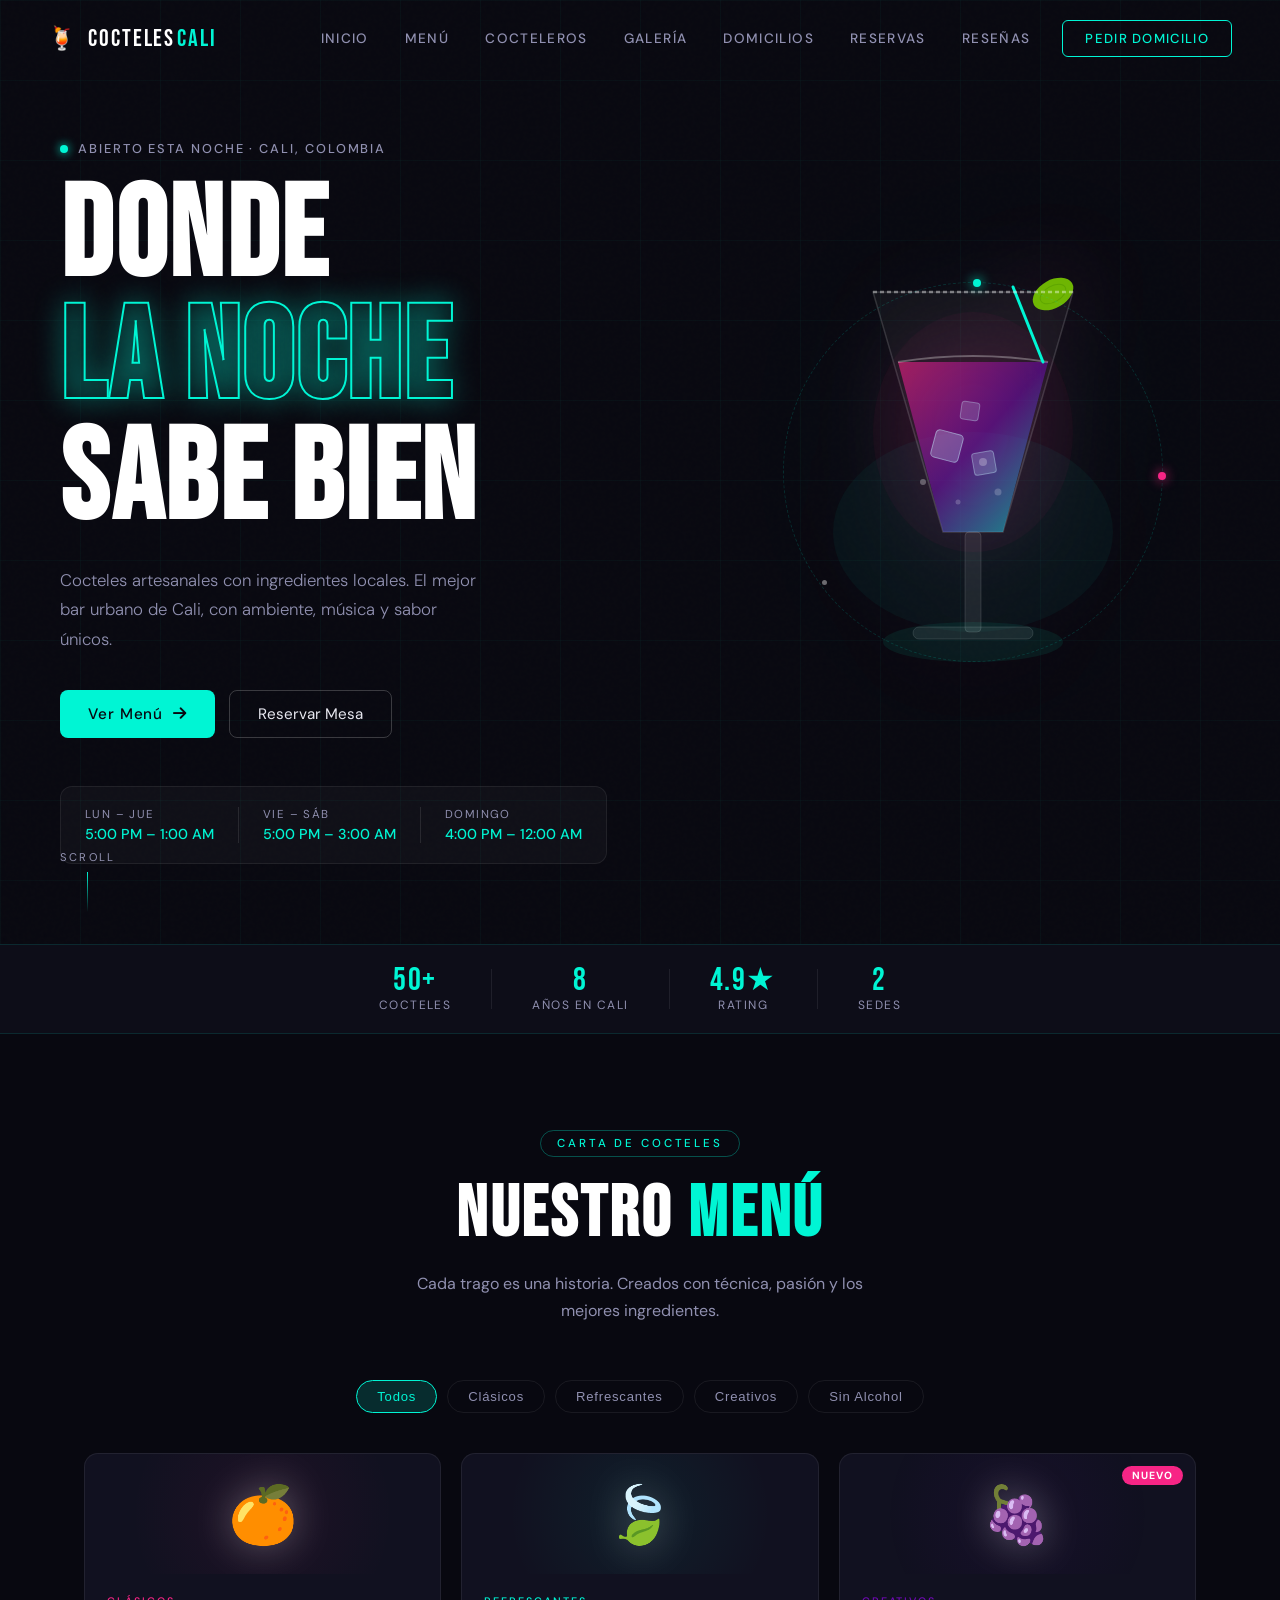
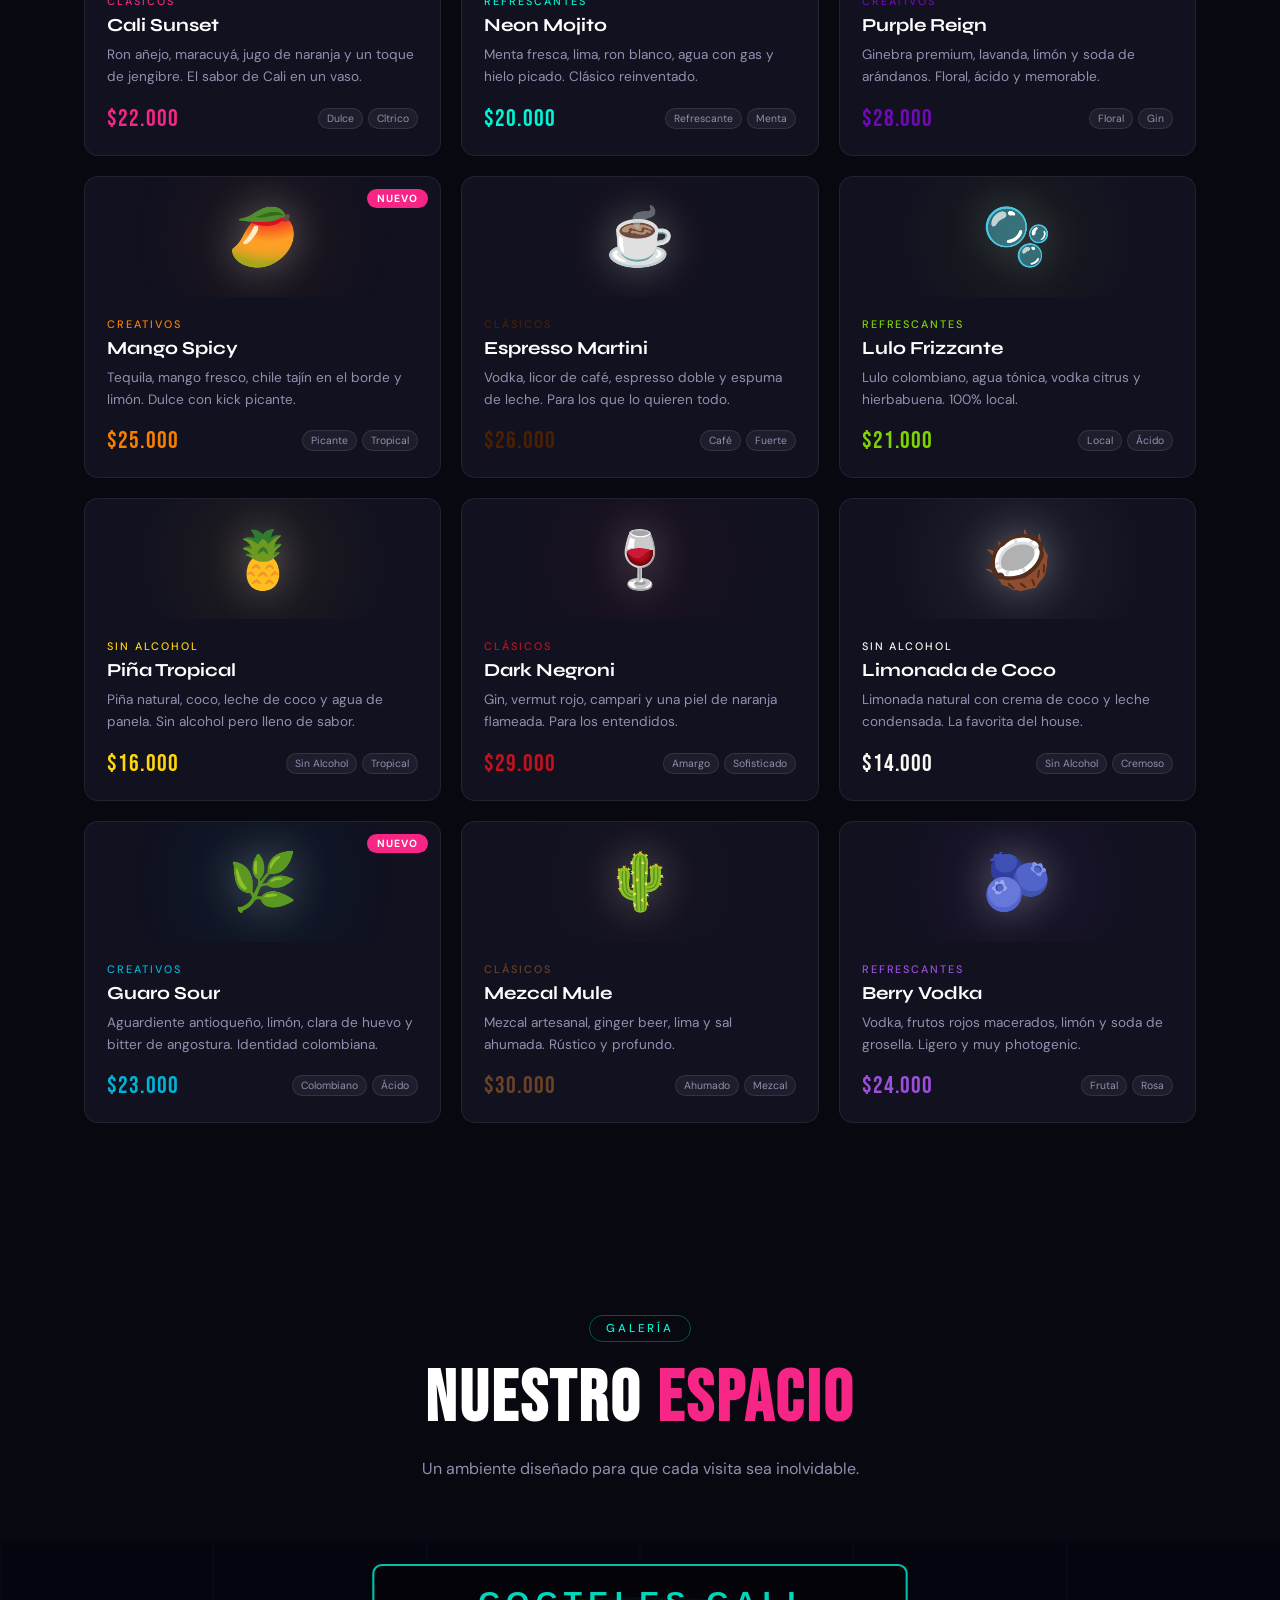
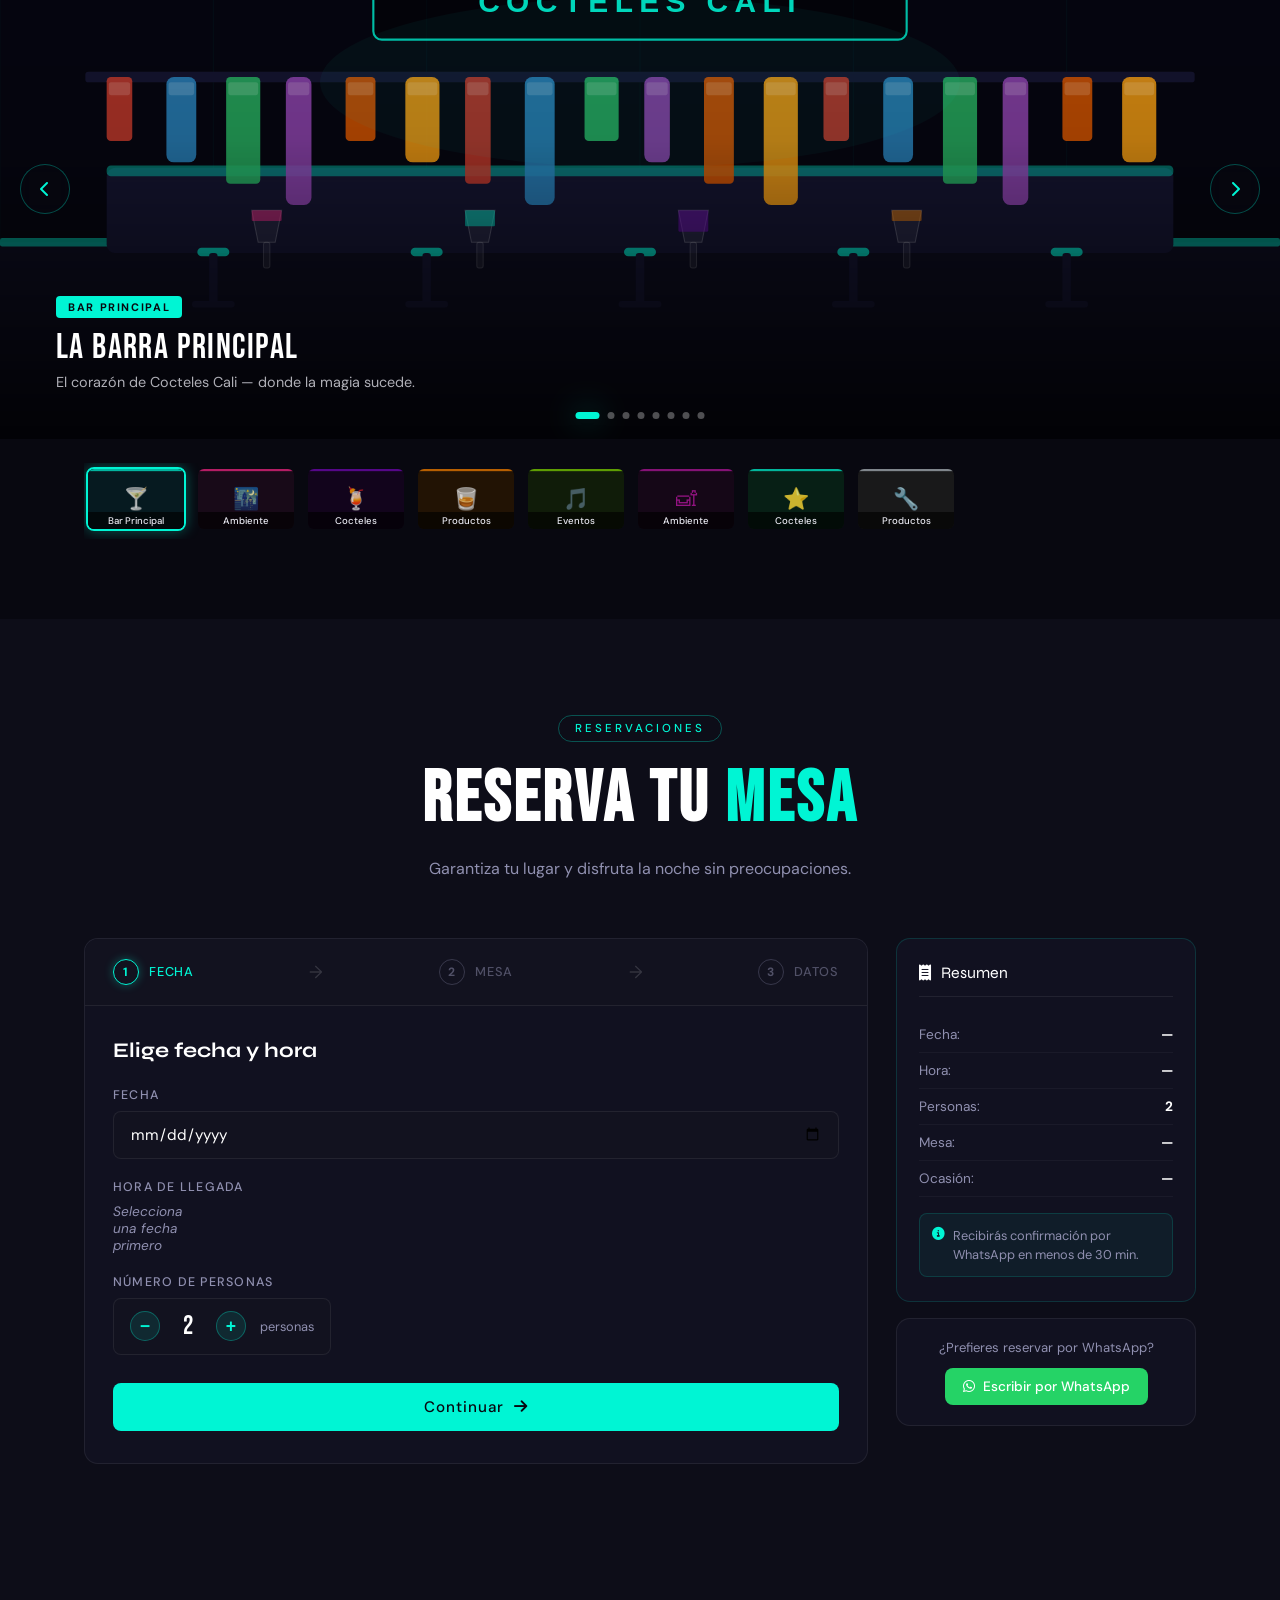
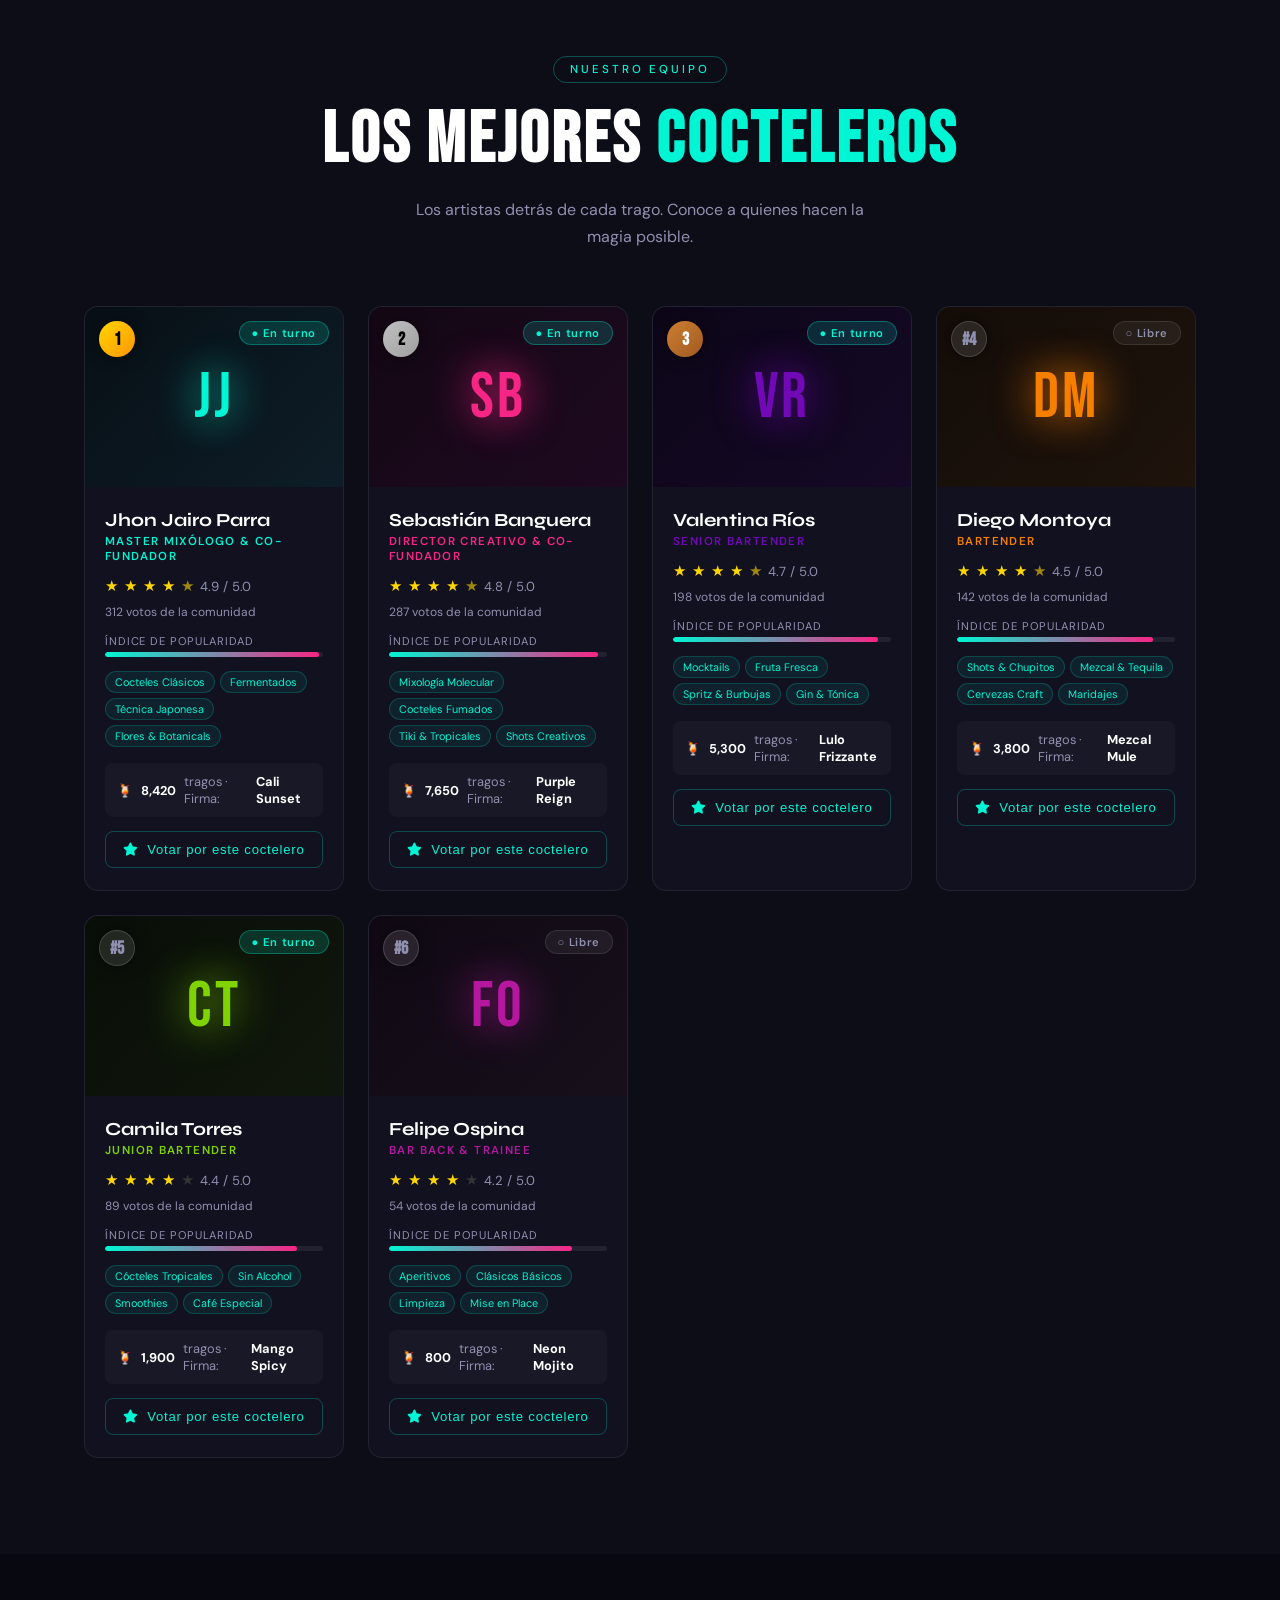
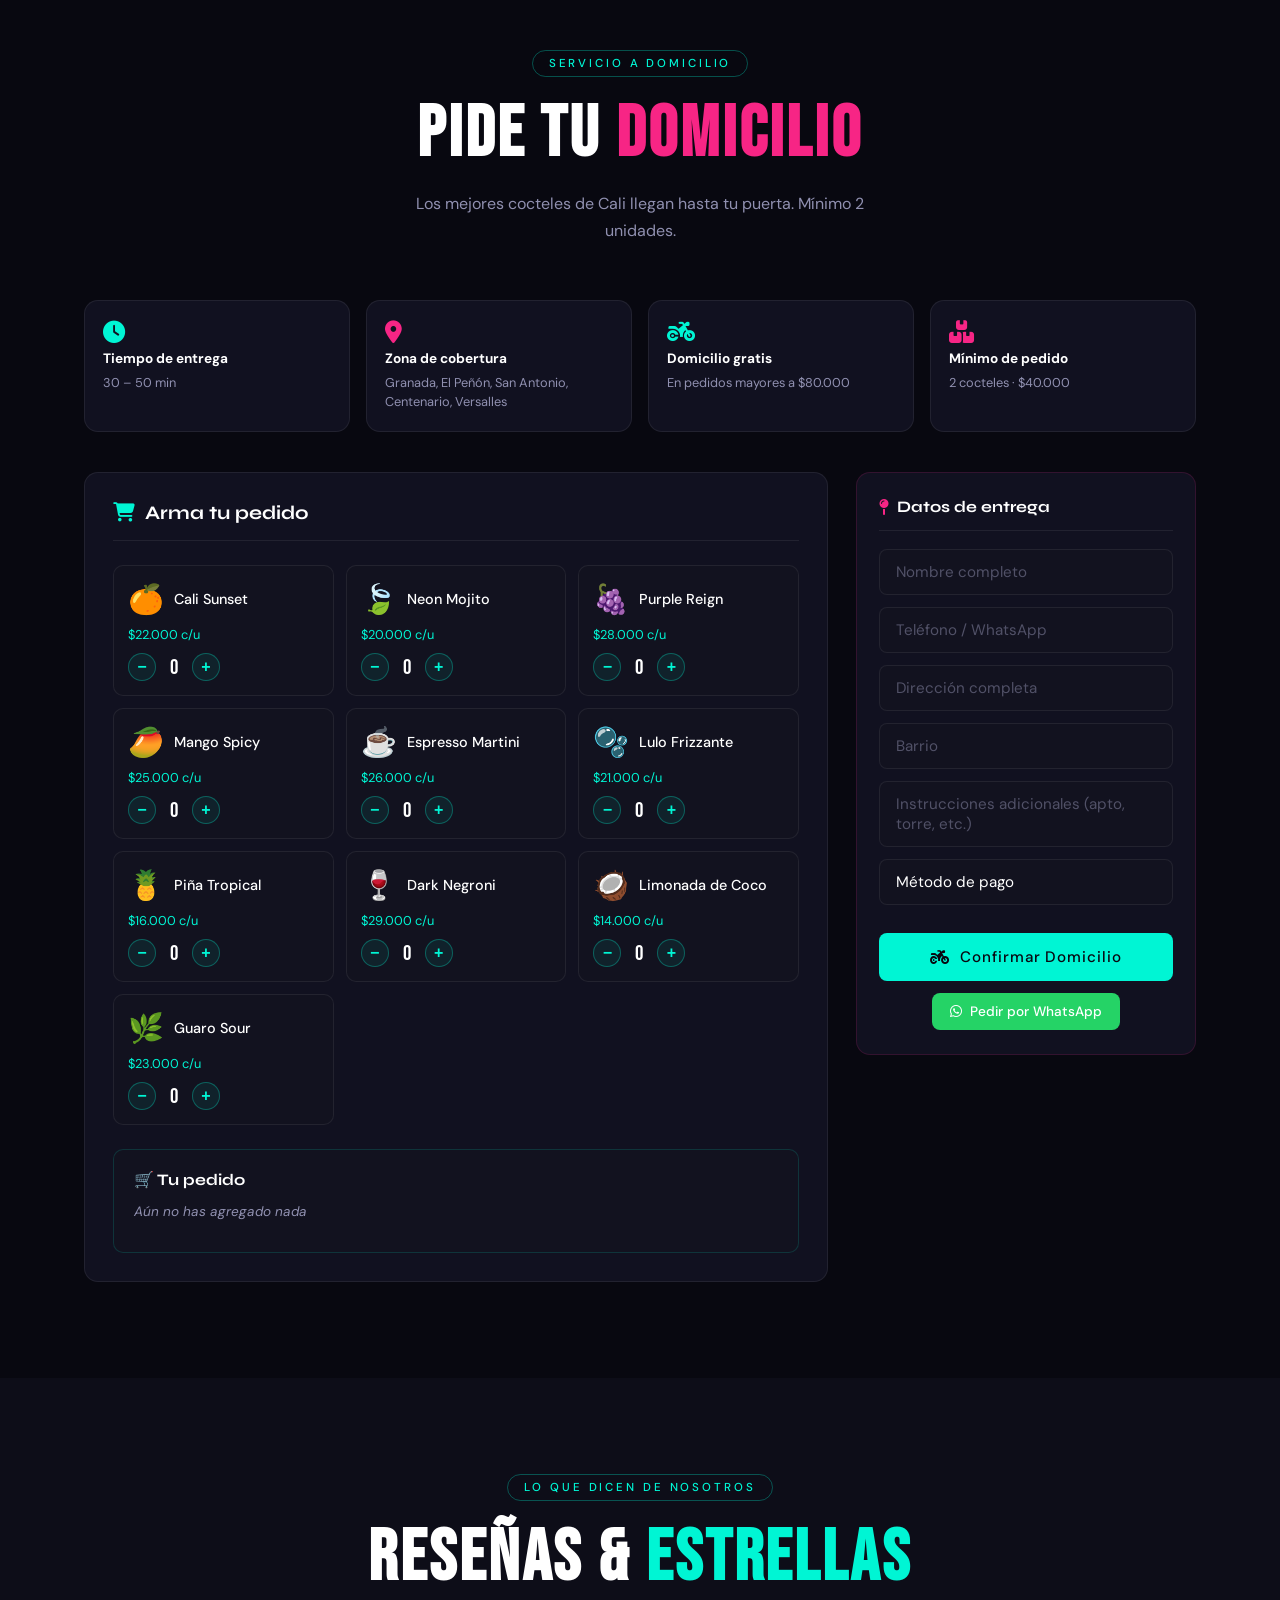
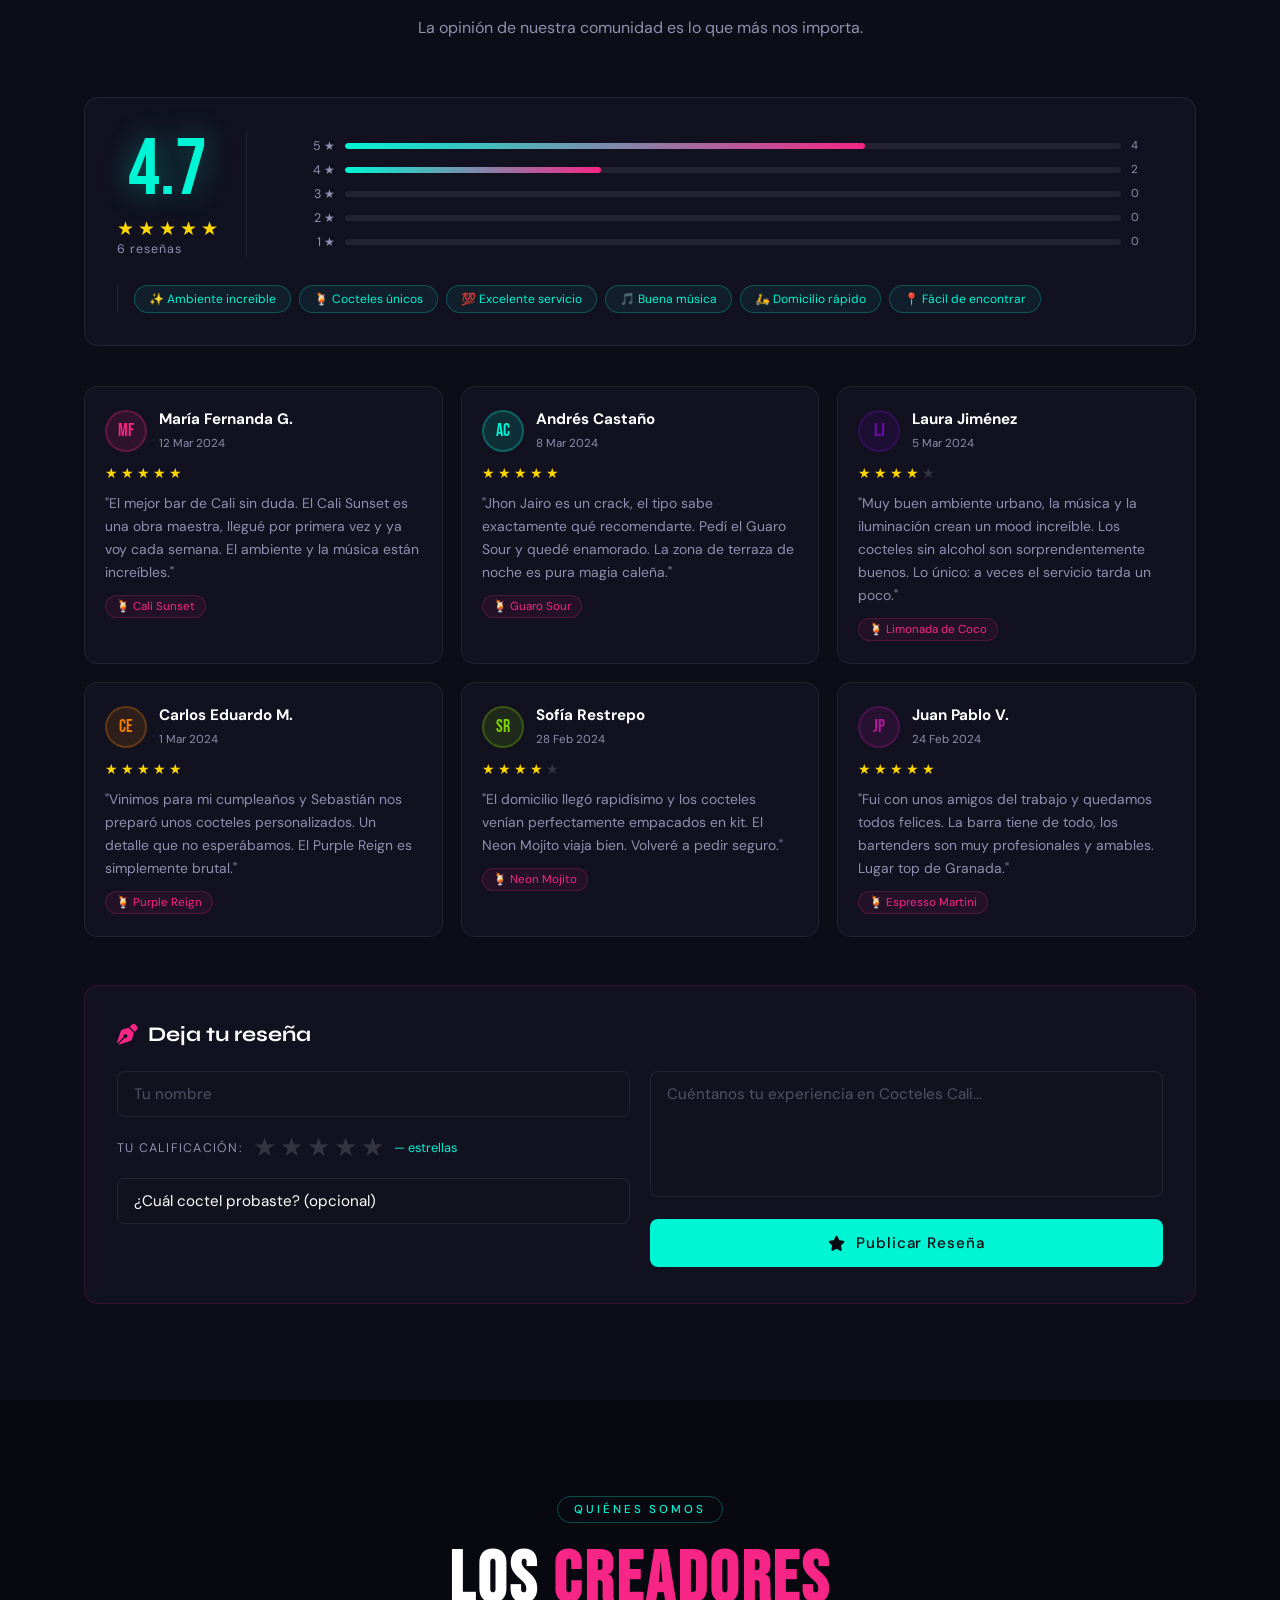
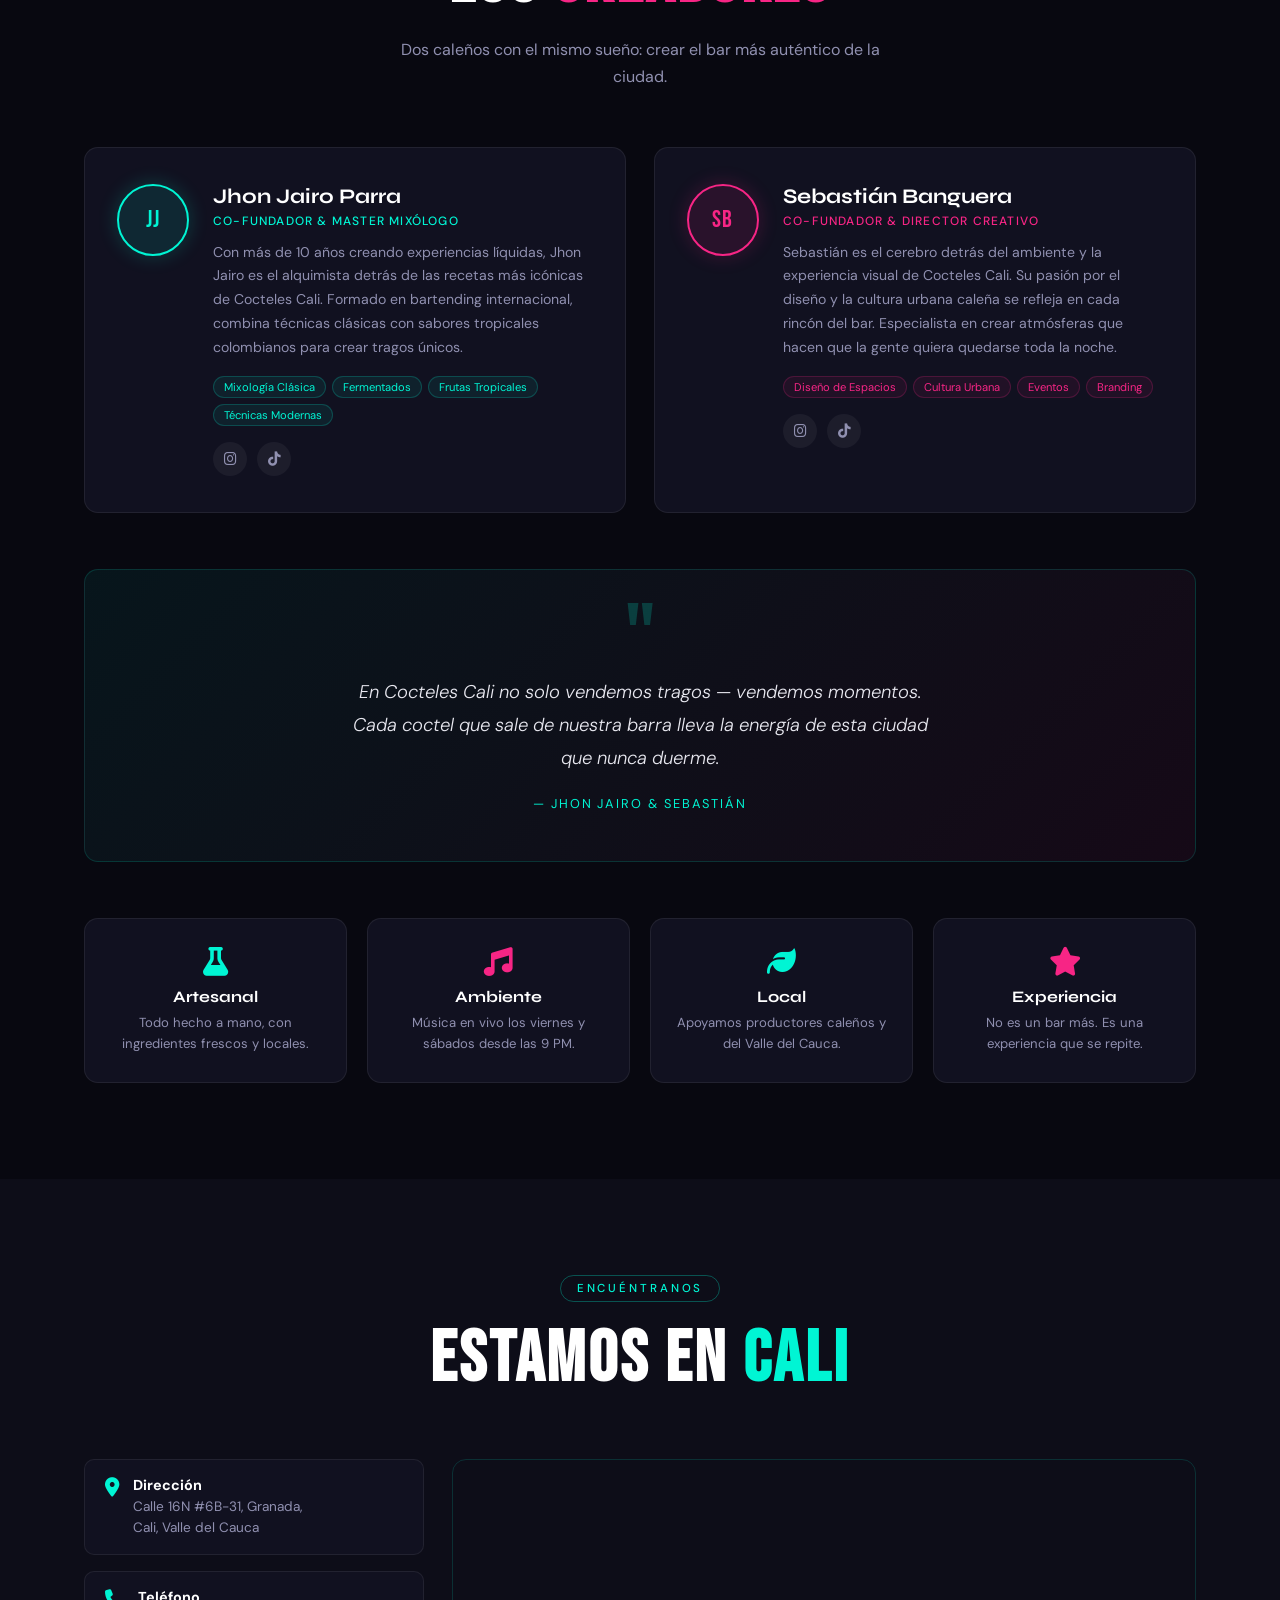
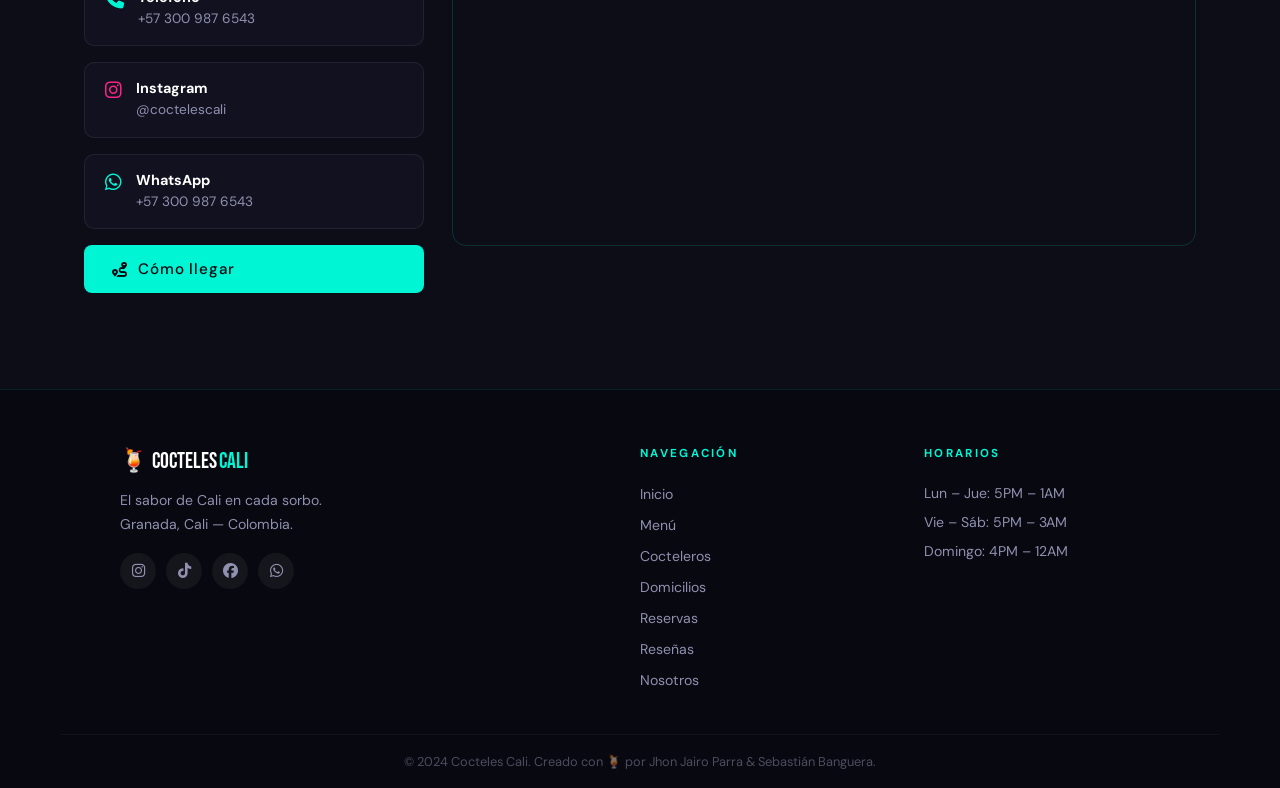
<file: index.html>
<!DOCTYPE html>
<html lang="es">
<head>
  <meta charset="UTF-8" />
  <meta name="viewport" content="width=device-width, initial-scale=1.0" />
  <title>Cocteles Cali | Bar Urbano</title>
  <link rel="stylesheet" href="cocteles.css" />
  <link href="https://fonts.googleapis.com/css2?family=Bebas+Neue&family=DM+Sans:ital,wght@0,300;0,400;0,500;1,300&family=Syne:wght@700;800&display=swap" rel="stylesheet" />
  <link rel="stylesheet" href="https://cdnjs.cloudflare.com/ajax/libs/font-awesome/6.5.0/css/all.min.css" />
</head>
<body>

  <!-- LOADER -->
  <div id="loader">
    <div class="loader-content">
      <div class="loader-glass">
        <div class="loader-liquid"></div>
        <div class="loader-stem"></div>
        <div class="loader-base"></div>
      </div>
      <p class="loader-text">COCTELES CALI</p>
    </div>
  </div>

  <!-- CURSOR GLOW -->
  <div class="cursor-glow" id="cursorGlow"></div>

  <!-- NAVBAR -->
  <nav class="navbar" id="navbar">
    <div class="nav-logo">
      <span class="logo-icon">🍹</span>
      <span class="logo-text">COCTELES<span class="logo-accent">CALI</span></span>
    </div>
    <ul class="nav-links">
      <li><a href="#inicio">Inicio</a></li>
      <li><a href="#menu">Menú</a></li>
      <li><a href="#cocteleros">Cocteleros</a></li>
      <li><a href="#galeria">Galería</a></li>
      <li><a href="#domicilios">Domicilios</a></li>
      <li><a href="#reservas">Reservas</a></li>
      <li><a href="#resenas">Reseñas</a></li>
    </ul>
    <a href="#domicilios" class="nav-cta">Pedir Domicilio</a>
    <button class="hamburger" id="hamburger"><i class="fas fa-bars"></i></button>
  </nav>

  <!-- MOBILE MENU -->
  <div class="mobile-menu" id="mobileMenu">
    <a href="#inicio" onclick="closeMobile()">Inicio</a>
    <a href="#menu" onclick="closeMobile()">Menú</a>
    <a href="#cocteleros" onclick="closeMobile()">Cocteleros</a>
    <a href="#galeria" onclick="closeMobile()">Galería</a>
    <a href="#domicilios" onclick="closeMobile()">Domicilios</a>
    <a href="#reservas" onclick="closeMobile()">Reservas</a>
    <a href="#resenas" onclick="closeMobile()">Reseñas</a>
  </div>

  <!-- HERO -->
  <section class="hero" id="inicio">
    <div class="hero-noise"></div>
    <div class="hero-lines"></div>

    <!-- Floating bubbles -->
    <div class="bubbles" id="bubbles"></div>

    <div class="hero-content">
      <div class="hero-eyebrow">
        <span class="dot-cyan"></span>
        Abierto esta noche · Cali, Colombia
      </div>
      <h1 class="hero-title">
        <span class="title-line">DONDE</span>
        <span class="title-line accent-cyan">LA NOCHE</span>
        <span class="title-line">SABE BIEN</span>
      </h1>
      <p class="hero-sub">Cocteles artesanales con ingredientes locales. El mejor bar urbano de Cali, con ambiente, música y sabor únicos.</p>
      <div class="hero-btns">
        <a href="#menu" class="btn-primary">Ver Menú <i class="fas fa-arrow-right"></i></a>
        <a href="#reservas" class="btn-outline">Reservar Mesa</a>
      </div>
      <div class="hero-hours">
        <div class="hour-item">
          <span class="hour-day">Lun – Jue</span>
          <span class="hour-time">5:00 PM – 1:00 AM</span>
        </div>
        <div class="hour-sep"></div>
        <div class="hour-item">
          <span class="hour-day">Vie – Sáb</span>
          <span class="hour-time">5:00 PM – 3:00 AM</span>
        </div>
        <div class="hour-sep"></div>
        <div class="hour-item">
          <span class="hour-day">Domingo</span>
          <span class="hour-time">4:00 PM – 12:00 AM</span>
        </div>
      </div>
    </div>

    <div class="hero-visual">
      <div class="hero-glass-wrap">
        <svg class="hero-cocktail-svg" viewBox="0 0 320 480" xmlns="http://www.w3.org/2000/svg">
          <!-- Glow bg -->
          <ellipse cx="160" cy="300" rx="140" ry="100" fill="#00f5d4" opacity="0.04"/>
          <ellipse cx="160" cy="200" rx="100" ry="120" fill="#f72585" opacity="0.04"/>
          <!-- Glass body -->
          <path d="M60 60 L260 60 L190 300 L130 300 Z" fill="rgba(255,255,255,0.04)" stroke="rgba(255,255,255,0.15)" stroke-width="1.5"/>
          <!-- Liquid fill -->
          <path d="M85 130 L235 130 L190 300 L130 300 Z" fill="url(#liquidGrad)" opacity="0.85"/>
          <!-- Liquid surface shimmer -->
          <path d="M85 130 Q160 118 235 130" fill="none" stroke="rgba(255,255,255,0.3)" stroke-width="2"/>
          <!-- Ice cubes -->
          <rect x="120" y="200" width="28" height="28" rx="4" fill="rgba(200,240,255,0.25)" stroke="rgba(200,240,255,0.5)" stroke-width="1" transform="rotate(15,134,214)"/>
          <rect x="160" y="220" width="22" height="22" rx="3" fill="rgba(200,240,255,0.2)" stroke="rgba(200,240,255,0.4)" stroke-width="1" transform="rotate(-10,171,231)"/>
          <rect x="148" y="170" width="18" height="18" rx="3" fill="rgba(200,240,255,0.18)" stroke="rgba(200,240,255,0.35)" stroke-width="1" transform="rotate(8,157,179)"/>
          <!-- Bubbles in drink -->
          <circle cx="110" cy="250" r="3" fill="rgba(255,255,255,0.3)"/>
          <circle cx="170" cy="230" r="4" fill="rgba(255,255,255,0.25)"/>
          <circle cx="145" cy="270" r="2.5" fill="rgba(255,255,255,0.2)"/>
          <circle cx="185" cy="260" r="3.5" fill="rgba(255,255,255,0.2)"/>
          <!-- Stem -->
          <rect x="152" y="300" width="16" height="100" rx="4" fill="rgba(255,255,255,0.08)" stroke="rgba(255,255,255,0.12)" stroke-width="1"/>
          <!-- Base -->
          <rect x="100" y="395" width="120" height="12" rx="6" fill="rgba(255,255,255,0.07)" stroke="rgba(255,255,255,0.12)" stroke-width="1"/>
          <!-- Garnish straw -->
          <line x1="200" y1="55" x2="230" y2="130" stroke="#00f5d4" stroke-width="3" stroke-linecap="round"/>
          <!-- Garnish lime -->
          <ellipse cx="240" cy="62" rx="22" ry="14" fill="#7fd400" opacity="0.85" transform="rotate(-30,240,62)"/>
          <ellipse cx="240" cy="62" rx="14" ry="8" fill="none" stroke="#5aa000" stroke-width="1" opacity="0.7" transform="rotate(-30,240,62)"/>
          <!-- Rim sugar effect -->
          <path d="M60 60 L260 60" stroke="rgba(255,255,255,0.4)" stroke-width="2.5" stroke-dasharray="4,3"/>
          <!-- Glow under glass -->
          <ellipse cx="160" cy="410" rx="90" ry="20" fill="#00f5d4" opacity="0.07"/>
          <defs>
            <linearGradient id="liquidGrad" x1="0" y1="0" x2="1" y2="1">
              <stop offset="0%" stop-color="#f72585" stop-opacity="0.7"/>
              <stop offset="50%" stop-color="#7209b7" stop-opacity="0.6"/>
              <stop offset="100%" stop-color="#00f5d4" stop-opacity="0.7"/>
            </linearGradient>
          </defs>
        </svg>
        <!-- Orbiting dots -->
        <div class="orbit-ring">
          <div class="orbit-dot d1"></div>
          <div class="orbit-dot d2"></div>
          <div class="orbit-dot d3"></div>
        </div>
      </div>
    </div>

    <div class="scroll-hint">
      <span>Scroll</span>
      <div class="scroll-line"></div>
    </div>
  </section>

  <!-- STATS BAR -->
  <div class="stats-bar">
    <div class="stat-item"><span class="sn">50+</span><span class="sl">Cocteles</span></div>
    <div class="stat-div"></div>
    <div class="stat-item"><span class="sn">8</span><span class="sl">Años en Cali</span></div>
    <div class="stat-div"></div>
    <div class="stat-item"><span class="sn">4.9★</span><span class="sl">Rating</span></div>
    <div class="stat-div"></div>
    <div class="stat-item"><span class="sn">2</span><span class="sl">Sedes</span></div>
  </div>

  <!-- MENÚ -->
  <section class="section" id="menu">
    <div class="container">
      <div class="section-header">
        <span class="sec-tag">Carta de Cocteles</span>
        <h2>NUESTRO <span class="cyan">MENÚ</span></h2>
        <p>Cada trago es una historia. Creados con técnica, pasión y los mejores ingredientes.</p>
      </div>

      <!-- Category filters -->
      <div class="menu-filters" id="menuFilters"></div>

      <!-- Menu grid -->
      <div class="menu-grid" id="menuGrid"></div>
    </div>
  </section>

  <!-- GALERÍA -->
  <section class="section gallery-section" id="galeria">
    <div class="container">
      <div class="section-header">
        <span class="sec-tag">Galería</span>
        <h2>NUESTRO <span class="magenta">ESPACIO</span></h2>
        <p>Un ambiente diseñado para que cada visita sea inolvidable.</p>
      </div>
    </div>
    <div class="carousel-wrap">
      <div class="carousel-track" id="carouselTrack"></div>
      <button class="car-btn car-prev" id="carPrev"><i class="fas fa-chevron-left"></i></button>
      <button class="car-btn car-next" id="carNext"><i class="fas fa-chevron-right"></i></button>
      <div class="car-dots" id="carDots"></div>
      <div class="car-caption" id="carCaption"></div>
    </div>
    <div class="container">
      <div class="car-thumbs" id="carThumbs"></div>
    </div>
  </section>

  <!-- RESERVAS -->
  <section class="section dark-sec" id="reservas">
    <div class="container">
      <div class="section-header">
        <span class="sec-tag">Reservaciones</span>
        <h2>RESERVA TU <span class="cyan">MESA</span></h2>
        <p>Garantiza tu lugar y disfruta la noche sin preocupaciones.</p>
      </div>
      <div class="booking-wrap">
        <div class="booking-left">
          <!-- Step indicators -->
          <div class="steps-bar">
            <div class="step-item active" id="si1"><span>1</span> Fecha</div>
            <div class="step-arrow">→</div>
            <div class="step-item" id="si2"><span>2</span> Mesa</div>
            <div class="step-arrow">→</div>
            <div class="step-item" id="si3"><span>3</span> Datos</div>
          </div>

          <!-- Step 1: Date & time -->
          <div class="book-step active" id="bstep1">
            <h3>Elige fecha y hora</h3>
            <div class="field-group">
              <label>Fecha</label>
              <input type="date" id="resDate" class="field-input" />
            </div>
            <div class="field-group">
              <label>Hora de llegada</label>
              <div class="time-slots" id="timeSlots">
                <p class="hint-text">Selecciona una fecha primero</p>
              </div>
            </div>
            <div class="field-group">
              <label>Número de personas</label>
              <div class="pax-picker">
                <button class="pax-btn" onclick="changePax(-1)">−</button>
                <span id="paxCount">2</span>
                <button class="pax-btn" onclick="changePax(1)">+</button>
                <span class="pax-label">personas</span>
              </div>
            </div>
            <button class="btn-primary full" onclick="goBookStep(2)">Continuar <i class="fas fa-arrow-right"></i></button>
          </div>

          <!-- Step 2: Table selection -->
          <div class="book-step" id="bstep2">
            <h3>Elige tu mesa</h3>
            <p class="hint-text" style="margin-bottom:20px">Mapa del bar — selecciona una mesa disponible</p>
            <div class="floor-map" id="floorMap"></div>
            <button class="btn-back" onclick="goBookStep(1)"><i class="fas fa-arrow-left"></i> Volver</button>
          </div>

          <!-- Step 3: Personal data -->
          <div class="book-step" id="bstep3">
            <h3>Tus datos</h3>
            <div class="fields-col">
              <input type="text" id="resName" placeholder="Nombre completo" class="field-input" />
              <input type="tel" id="resPhone" placeholder="Teléfono / WhatsApp" class="field-input" />
              <input type="email" id="resEmail" placeholder="Correo electrónico" class="field-input" />
              <select id="resOcasion" class="field-input field-select">
                <option value="">Ocasión especial (opcional)</option>
                <option>Cumpleaños 🎂</option>
                <option>Aniversario 💕</option>
                <option>Despedida de soltero/a 🎉</option>
                <option>Reunión de amigos 🥂</option>
                <option>Cita romántica 🌹</option>
                <option>Celebración corporativa 💼</option>
              </select>
              <textarea id="resNote" placeholder="Nota adicional (opcional)" class="field-input" rows="3"></textarea>
            </div>
            <div class="btn-row">
              <button class="btn-back" onclick="goBookStep(2)"><i class="fas fa-arrow-left"></i> Volver</button>
              <button class="btn-primary" onclick="confirmReservation()"><i class="fas fa-check"></i> Confirmar</button>
            </div>
          </div>
        </div>

        <!-- Summary -->
        <div class="booking-right">
          <div class="res-summary">
            <div class="res-sum-header">
              <i class="fas fa-receipt"></i> Resumen
            </div>
            <div class="sum-row"><span>Fecha:</span><strong id="sumDate">—</strong></div>
            <div class="sum-row"><span>Hora:</span><strong id="sumTime">—</strong></div>
            <div class="sum-row"><span>Personas:</span><strong id="sumPax">2</strong></div>
            <div class="sum-row"><span>Mesa:</span><strong id="sumTable">—</strong></div>
            <div class="sum-row"><span>Ocasión:</span><strong id="sumOcasion">—</strong></div>
            <div class="res-sum-note">
              <i class="fas fa-info-circle"></i>
              Recibirás confirmación por WhatsApp en menos de 30 min.
            </div>
          </div>
          <div class="contact-quick">
            <p>¿Prefieres reservar por WhatsApp?</p>
            <a href="https://wa.me/573001234567" target="_blank" class="btn-wa">
              <i class="fab fa-whatsapp"></i> Escribir por WhatsApp
            </a>
          </div>
        </div>
      </div>
    </div>
  </section>

  <!-- CONFIRMATION MODAL -->
  <div class="modal-bg" id="confirmModal">
    <div class="modal-box">
      <div class="modal-glow"></div>
      <div class="modal-icon">🍹</div>
      <h3>¡Reserva Confirmada!</h3>
      <p id="modalBody"></p>
      <button class="btn-primary" onclick="closeModal()">¡A celebrar!</button>
    </div>
  </div>

  <!-- COCTELEROS -->
  <section class="section dark-sec" id="cocteleros">
    <div class="container">
      <div class="section-header">
        <span class="sec-tag">Nuestro Equipo</span>
        <h2>LOS MEJORES <span class="cyan">COCTELEROS</span></h2>
        <p>Los artistas detrás de cada trago. Conoce a quienes hacen la magia posible.</p>
      </div>
      <div class="bartenders-grid" id="bartendersGrid"></div>
    </div>
  </section>

  <!-- DOMICILIOS -->
  <section class="section" id="domicilios">
    <div class="container">
      <div class="section-header">
        <span class="sec-tag">Servicio a Domicilio</span>
        <h2>PIDE TU <span class="magenta">DOMICILIO</span></h2>
        <p>Los mejores cocteles de Cali llegan hasta tu puerta. Mínimo 2 unidades.</p>
      </div>

      <!-- Delivery info cards -->
      <div class="delivery-info-row">
        <div class="dinfo-card"><i class="fas fa-clock cyan"></i><strong>Tiempo de entrega</strong><span>30 – 50 min</span></div>
        <div class="dinfo-card"><i class="fas fa-map-marker-alt magenta-icon"></i><strong>Zona de cobertura</strong><span>Granada, El Peñón, San Antonio, Centenario, Versalles</span></div>
        <div class="dinfo-card"><i class="fas fa-motorcycle cyan"></i><strong>Domicilio gratis</strong><span>En pedidos mayores a $80.000</span></div>
        <div class="dinfo-card"><i class="fas fa-boxes magenta-icon"></i><strong>Mínimo de pedido</strong><span>2 cocteles · $40.000</span></div>
      </div>

      <div class="delivery-wrap">
        <!-- Cart left -->
        <div class="delivery-form">
          <h3 class="del-title"><i class="fas fa-shopping-cart cyan"></i> Arma tu pedido</h3>

          <!-- Product list -->
          <div class="del-products" id="delProducts"></div>

          <!-- Cart summary -->
          <div class="cart-box" id="cartBox">
            <h4>🛒 Tu pedido</h4>
            <div class="cart-items" id="cartItems"><p class="hint-text">Aún no has agregado nada</p></div>
            <div class="cart-total-row" id="cartTotalRow" style="display:none">
              <div class="cart-line"><span>Subtotal:</span><strong id="cartSubtotal">$0</strong></div>
              <div class="cart-line"><span>Domicilio:</span><strong id="cartDelivery">$5.000</strong></div>
              <div class="cart-line total-line"><span>Total:</span><strong id="cartTotal">$0</strong></div>
            </div>
          </div>
        </div>

        <!-- Delivery details right -->
        <div class="delivery-right">
          <div class="del-details-box">
            <h4><i class="fas fa-map-pin magenta-icon"></i> Datos de entrega</h4>
            <div class="fields-col">
              <input type="text" id="delName" placeholder="Nombre completo" class="field-input" />
              <input type="tel" id="delPhone" placeholder="Teléfono / WhatsApp" class="field-input" />
              <input type="text" id="delAddress" placeholder="Dirección completa" class="field-input" />
              <input type="text" id="delBarrio" placeholder="Barrio" class="field-input" />
              <textarea id="delNote" placeholder="Instrucciones adicionales (apto, torre, etc.)" class="field-input" rows="2"></textarea>
              <select id="delPay" class="field-input field-select">
                <option value="">Método de pago</option>
                <option>💵 Efectivo</option>
                <option>📱 Nequi</option>
                <option>📱 Daviplata</option>
                <option>💳 Tarjeta (datáfono)</option>
                <option>🏦 Transferencia</option>
              </select>
            </div>
            <button class="btn-primary full" onclick="confirmDelivery()"><i class="fas fa-motorcycle"></i> Confirmar Domicilio</button>
            <div style="text-align:center;margin-top:12px">
              <a href="https://wa.me/573009876543" target="_blank" class="btn-wa"><i class="fab fa-whatsapp"></i> Pedir por WhatsApp</a>
            </div>
          </div>
        </div>
      </div>
    </div>
  </section>

  <!-- MODAL DOMICILIO -->
  <div class="modal-bg" id="deliveryModal">
    <div class="modal-box">
      <div class="modal-glow" style="background:radial-gradient(circle,rgba(247,37,133,0.15) 0%,transparent 70%)"></div>
      <div class="modal-icon">🛵</div>
      <h3>¡Pedido Enviado!</h3>
      <p id="deliveryModalBody"></p>
      <button class="btn-primary" onclick="closeDeliveryModal()">¡Listo!</button>
    </div>
  </div>

  <!-- RESEÑAS -->
  <section class="section dark-sec" id="resenas">
    <div class="container">
      <div class="section-header">
        <span class="sec-tag">Lo que dicen de nosotros</span>
        <h2>RESEÑAS & <span class="cyan">ESTRELLAS</span></h2>
        <p>La opinión de nuestra comunidad es lo que más nos importa.</p>
      </div>

      <!-- Overall rating -->
      <div class="rating-overview" id="ratingOverview"></div>

      <!-- Reviews list -->
      <div class="reviews-grid" id="reviewsGrid"></div>

      <!-- Write review -->
      <div class="write-review-wrap">
        <h3 class="write-title"><i class="fas fa-pen-nib magenta-icon"></i> Deja tu reseña</h3>
        <div class="write-review-box">
          <div class="wr-left">
            <input type="text" id="wrName" placeholder="Tu nombre" class="field-input" />
            <div class="star-picker" id="starPicker">
              <span class="sp-label">Tu calificación:</span>
              <div class="sp-stars" id="spStars"></div>
              <span class="sp-value" id="spValue">— estrellas</span>
            </div>
            <select id="wrCoctel" class="field-input field-select">
              <option value="">¿Cuál coctel probaste? (opcional)</option>
              <option>Cali Sunset</option>
              <option>Neon Mojito</option>
              <option>Purple Reign</option>
              <option>Mango Spicy</option>
              <option>Espresso Martini</option>
              <option>Lulo Frizzante</option>
              <option>Guaro Sour</option>
              <option>Dark Negroni</option>
            </select>
          </div>
          <div class="wr-right">
            <textarea id="wrText" placeholder="Cuéntanos tu experiencia en Cocteles Cali..." class="field-input" rows="5"></textarea>
            <button class="btn-primary full" onclick="submitReview()"><i class="fas fa-star"></i> Publicar Reseña</button>
          </div>
        </div>
      </div>
    </div>
  </section>

  <!-- NOSOTROS -->
  <section class="section" id="nosotros">
    <div class="container">
      <div class="section-header">
        <span class="sec-tag">Quiénes Somos</span>
        <h2>LOS <span class="magenta">CREADORES</span></h2>
        <p>Dos caleños con el mismo sueño: crear el bar más auténtico de la ciudad.</p>
      </div>
      <div class="creators-grid">
        <div class="creator-card">
          <div class="creator-avatar av1">JJ</div>
          <div class="creator-body">
            <h3>Jhon Jairo Parra</h3>
            <span class="creator-role">Co-Fundador & Master Mixólogo</span>
            <p>Con más de 10 años creando experiencias líquidas, Jhon Jairo es el alquimista detrás de las recetas más icónicas de Cocteles Cali. Formado en bartending internacional, combina técnicas clásicas con sabores tropicales colombianos para crear tragos únicos.</p>
            <div class="creator-tags">
              <span>Mixología Clásica</span><span>Fermentados</span><span>Frutas Tropicales</span><span>Técnicas Modernas</span>
            </div>
            <div class="creator-social">
              <a href="#"><i class="fab fa-instagram"></i></a>
              <a href="#"><i class="fab fa-tiktok"></i></a>
            </div>
          </div>
        </div>
        <div class="creator-card">
          <div class="creator-avatar av2">SB</div>
          <div class="creator-body">
            <h3>Sebastián Banguera</h3>
            <span class="creator-role">Co-Fundador & Director Creativo</span>
            <p>Sebastián es el cerebro detrás del ambiente y la experiencia visual de Cocteles Cali. Su pasión por el diseño y la cultura urbana caleña se refleja en cada rincón del bar. Especialista en crear atmósferas que hacen que la gente quiera quedarse toda la noche.</p>
            <div class="creator-tags">
              <span>Diseño de Espacios</span><span>Cultura Urbana</span><span>Eventos</span><span>Branding</span>
            </div>
            <div class="creator-social">
              <a href="#"><i class="fab fa-instagram"></i></a>
              <a href="#"><i class="fab fa-tiktok"></i></a>
            </div>
          </div>
        </div>
      </div>

      <div class="manifesto">
        <div class="manifesto-inner">
          <span class="manifesto-quote">"</span>
          <p>En Cocteles Cali no solo vendemos tragos — vendemos momentos. Cada coctel que sale de nuestra barra lleva la energía de esta ciudad que nunca duerme.</p>
          <span class="manifesto-authors">— Jhon Jairo & Sebastián</span>
        </div>
      </div>

      <div class="values-row">
        <div class="val-item"><i class="fas fa-flask cyan"></i><strong>Artesanal</strong><p>Todo hecho a mano, con ingredientes frescos y locales.</p></div>
        <div class="val-item"><i class="fas fa-music magenta-icon"></i><strong>Ambiente</strong><p>Música en vivo los viernes y sábados desde las 9 PM.</p></div>
        <div class="val-item"><i class="fas fa-leaf cyan"></i><strong>Local</strong><p>Apoyamos productores caleños y del Valle del Cauca.</p></div>
        <div class="val-item"><i class="fas fa-star magenta-icon"></i><strong>Experiencia</strong><p>No es un bar más. Es una experiencia que se repite.</p></div>
      </div>
    </div>
  </section>

  <!-- UBICACIÓN -->
  <section class="section dark-sec" id="ubicacion">
    <div class="container">
      <div class="section-header">
        <span class="sec-tag">Encuéntranos</span>
        <h2>ESTAMOS EN <span class="cyan">CALI</span></h2>
      </div>
      <div class="loc-wrap">
        <div class="loc-info">
          <div class="loc-card"><i class="fas fa-map-marker-alt cyan"></i><div><strong>Dirección</strong><p>Calle 16N #6B-31, Granada,<br/>Cali, Valle del Cauca</p></div></div>
          <div class="loc-card"><i class="fas fa-phone cyan"></i><div><strong>Teléfono</strong><p>+57 300 987 6543</p></div></div>
          <div class="loc-card"><i class="fab fa-instagram magenta-icon"></i><div><strong>Instagram</strong><p>@coctelescali</p></div></div>
          <div class="loc-card"><i class="fab fa-whatsapp cyan"></i><div><strong>WhatsApp</strong><p>+57 300 987 6543</p></div></div>
          <a class="btn-primary" href="https://www.google.com/maps/dir/?api=1&destination=Calle+16N+6B-31+Cali+Colombia" target="_blank">
            <i class="fas fa-route"></i> Cómo llegar
          </a>
        </div>
        <div class="map-box">
          <iframe src="https://www.google.com/maps/embed?pb=!1m18!1m12!1m3!1d127500!2d-76.5225!3d3.4516!2m3!1f0!2f0!3f0!3m2!1i1024!2i768!4f13.1!3m3!1m2!1s0x8e30a6f0cc4bb3f1%3A0x1f0fb5e952ae6168!2sCali%2C%20Valle%20del%20Cauca!5e0!3m2!1ses!2sco!4v1680000000000"
            width="100%" height="380" style="border:0;" allowfullscreen loading="lazy"></iframe>
        </div>
      </div>
    </div>
  </section>

  <!-- FOOTER -->
  <footer class="footer">
    <div class="footer-inner">
      <div class="footer-brand">
        <span class="logo-icon">🍹</span>
        <span class="logo-text">COCTELES<span class="logo-accent">CALI</span></span>
        <p>El sabor de Cali en cada sorbo.<br/>Granada, Cali — Colombia.</p>
        <div class="footer-social">
          <a href="#"><i class="fab fa-instagram"></i></a>
          <a href="#"><i class="fab fa-tiktok"></i></a>
          <a href="#"><i class="fab fa-facebook"></i></a>
          <a href="#"><i class="fab fa-whatsapp"></i></a>
        </div>
      </div>
      <div class="footer-links">
        <h4>Navegación</h4>
        <a href="#inicio">Inicio</a>
        <a href="#menu">Menú</a>
        <a href="#cocteleros">Cocteleros</a>
        <a href="#domicilios">Domicilios</a>
        <a href="#reservas">Reservas</a>
        <a href="#resenas">Reseñas</a>
        <a href="#nosotros">Nosotros</a>
      </div>
      <div class="footer-links">
        <h4>Horarios</h4>
        <p>Lun – Jue: 5PM – 1AM</p>
        <p>Vie – Sáb: 5PM – 3AM</p>
        <p>Domingo: 4PM – 12AM</p>
      </div>
    </div>
    <div class="footer-bottom">
      <p>© 2024 Cocteles Cali. Creado con 🍹 por Jhon Jairo Parra & Sebastián Banguera.</p>
    </div>
  </footer>

  <script src="cocteles.js"></script>
</body>
</html>
</file>
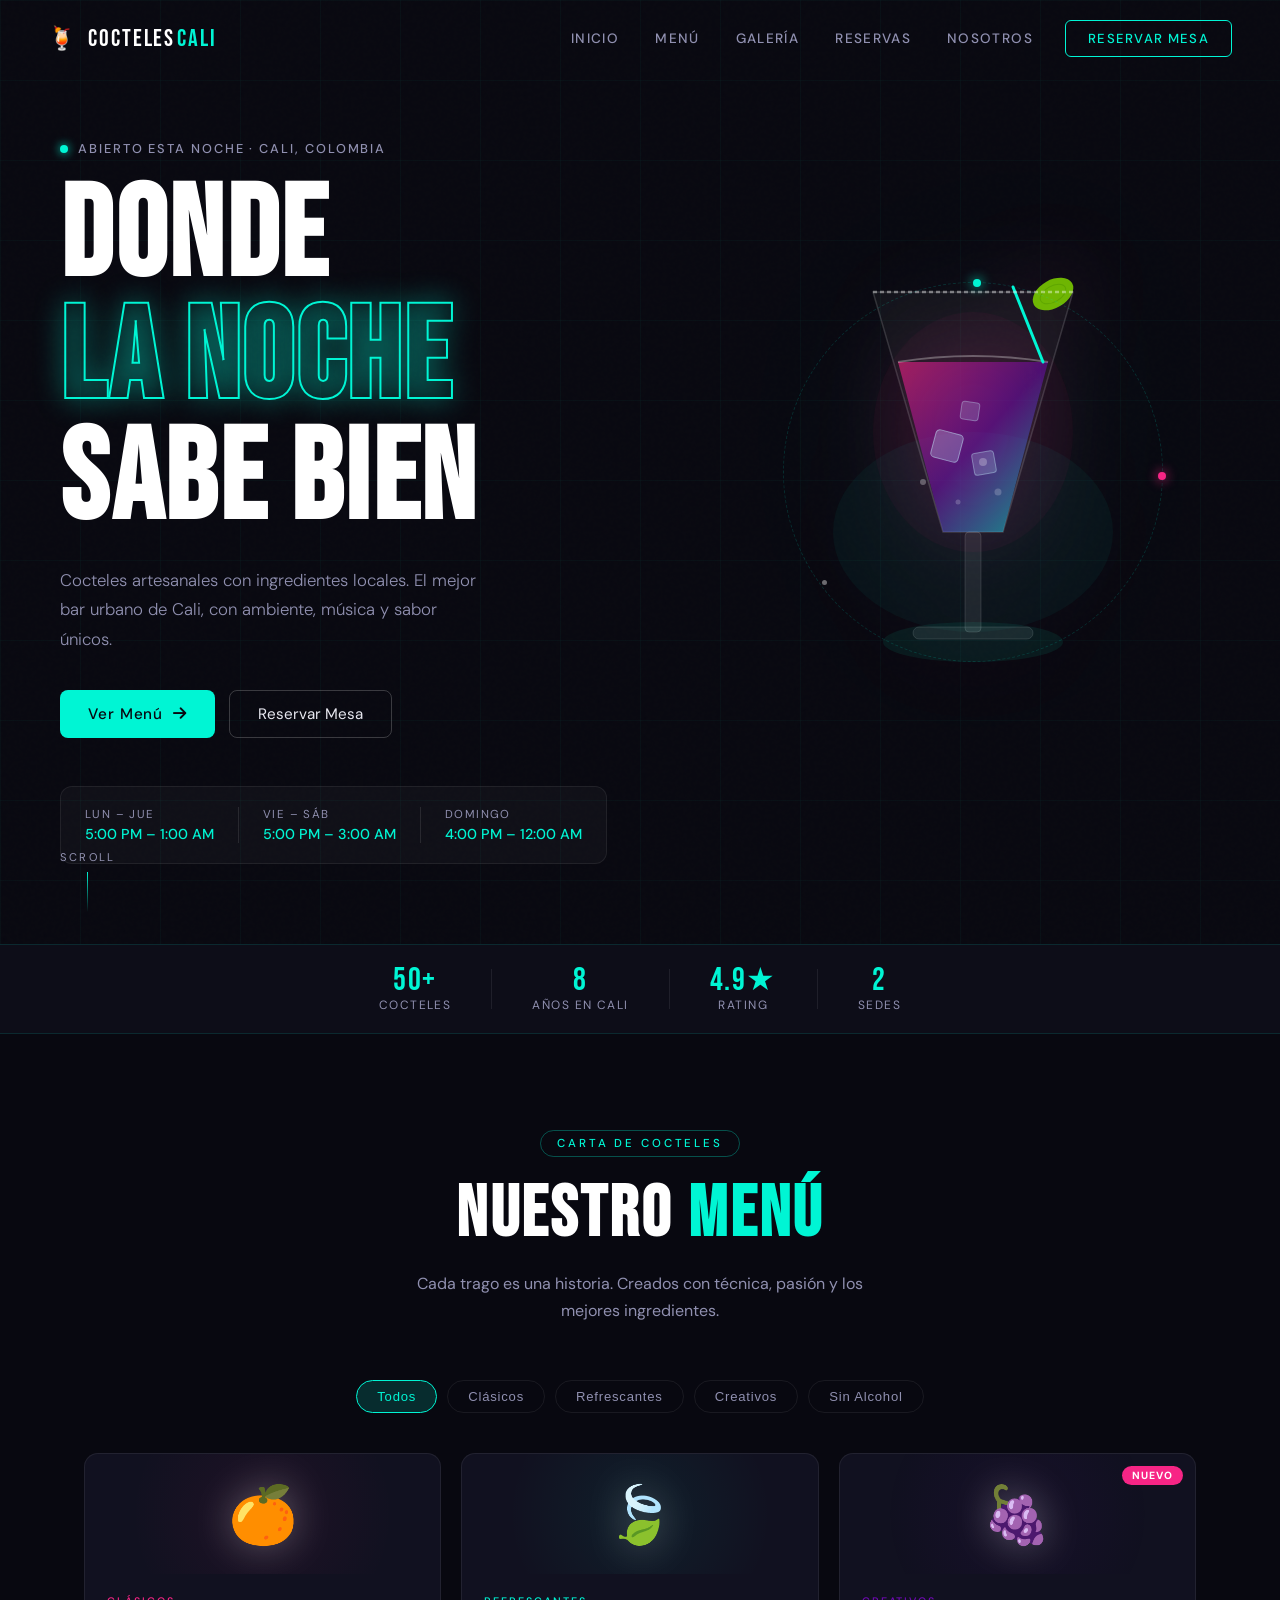
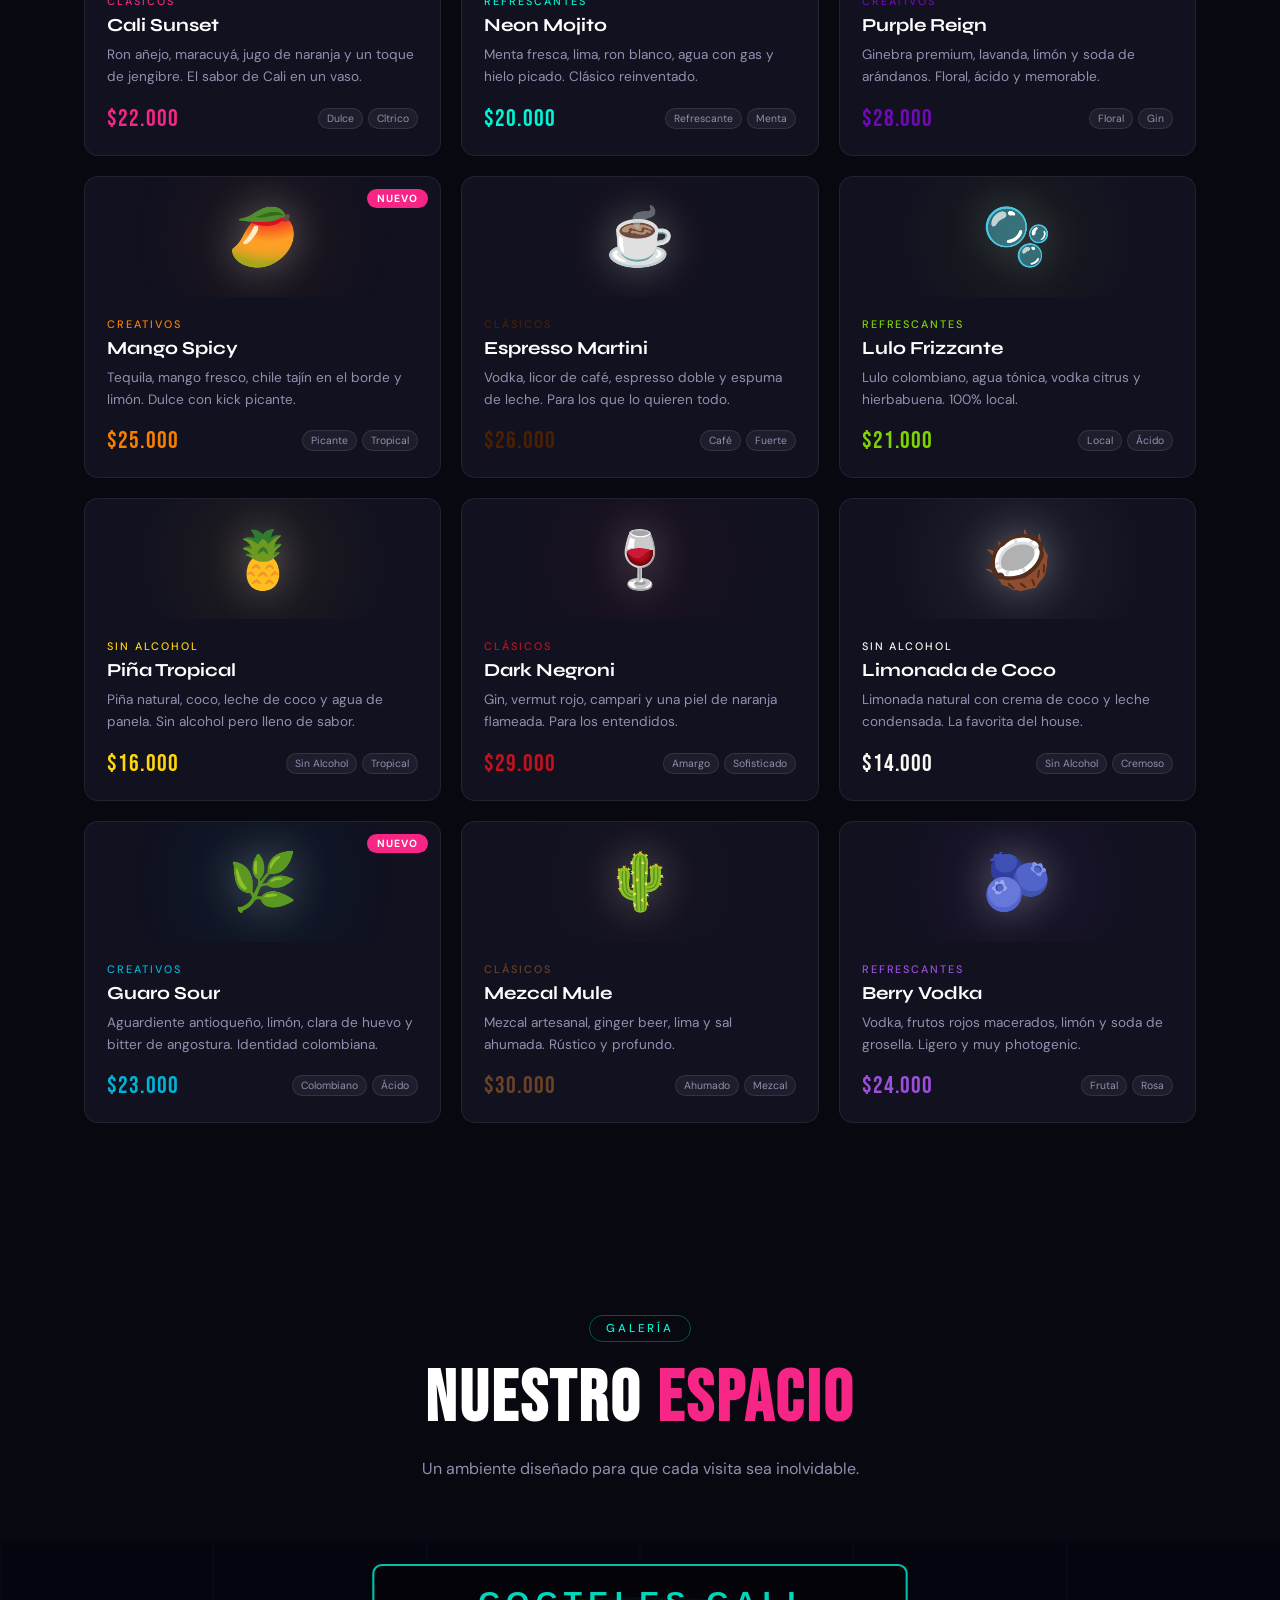
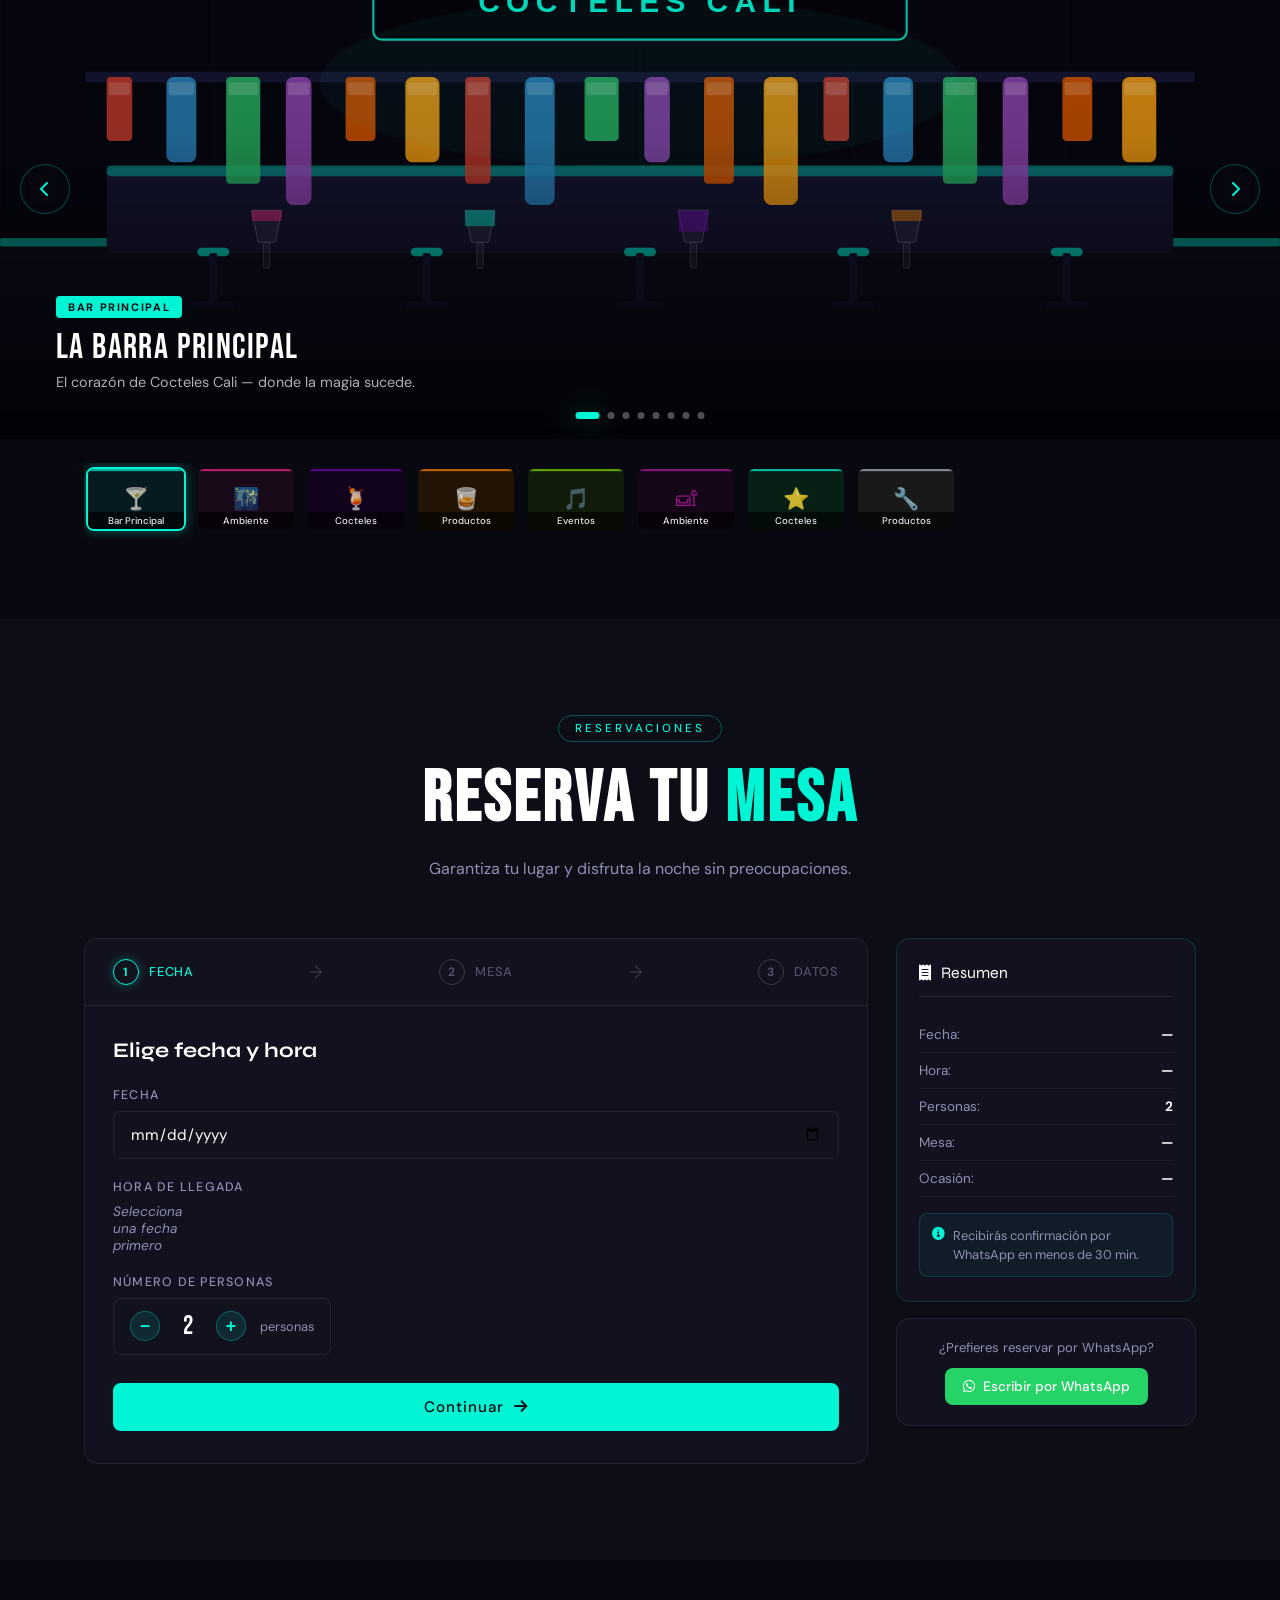
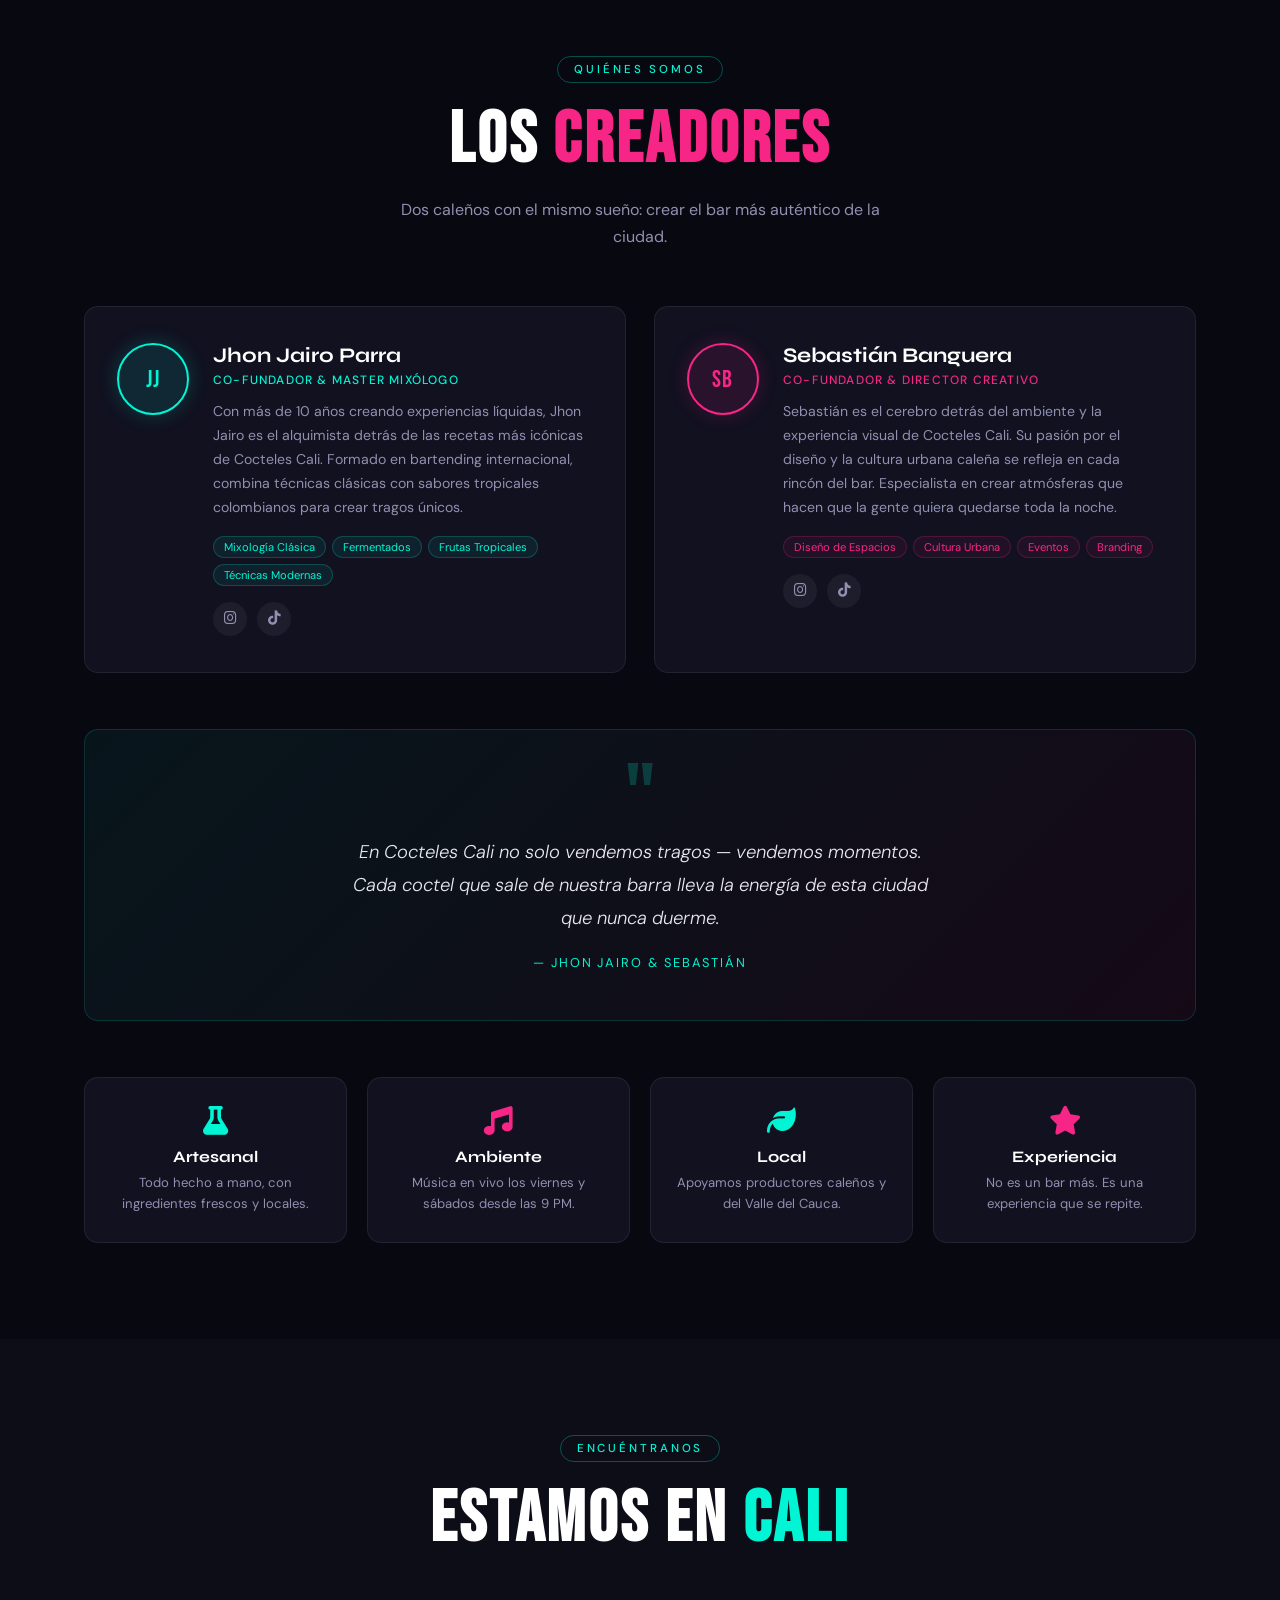
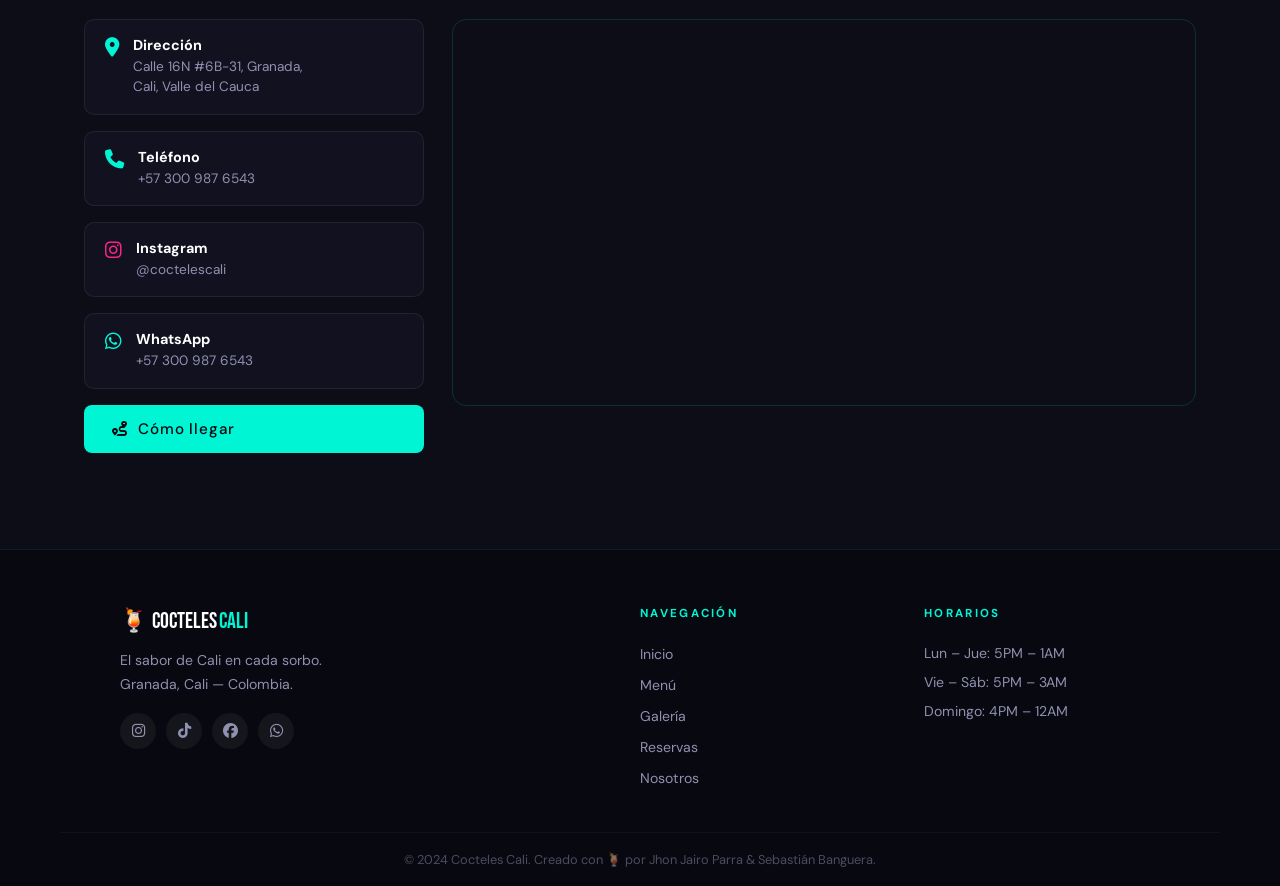
<file: cocteles.html>
<!DOCTYPE html>
<html lang="es">
<head>
  <meta charset="UTF-8" />
  <meta name="viewport" content="width=device-width, initial-scale=1.0" />
  <title>Cocteles Cali | Bar Urbano</title>
  <link rel="stylesheet" href="cocteles.css" />
  <link href="https://fonts.googleapis.com/css2?family=Bebas+Neue&family=DM+Sans:ital,wght@0,300;0,400;0,500;1,300&family=Syne:wght@700;800&display=swap" rel="stylesheet" />
  <link rel="stylesheet" href="https://cdnjs.cloudflare.com/ajax/libs/font-awesome/6.5.0/css/all.min.css" />
</head>
<body>

  <!-- LOADER -->
  <div id="loader">
    <div class="loader-content">
      <div class="loader-glass">
        <div class="loader-liquid"></div>
        <div class="loader-stem"></div>
        <div class="loader-base"></div>
      </div>
      <p class="loader-text">COCTELES CALI</p>
    </div>
  </div>

  <!-- CURSOR GLOW -->
  <div class="cursor-glow" id="cursorGlow"></div>

  <!-- NAVBAR -->
  <nav class="navbar" id="navbar">
    <div class="nav-logo">
      <span class="logo-icon">🍹</span>
      <span class="logo-text">COCTELES<span class="logo-accent">CALI</span></span>
    </div>
    <ul class="nav-links">
      <li><a href="#inicio">Inicio</a></li>
      <li><a href="#menu">Menú</a></li>
      <li><a href="#galeria">Galería</a></li>
      <li><a href="#reservas">Reservas</a></li>
      <li><a href="#nosotros">Nosotros</a></li>
    </ul>
    <a href="#reservas" class="nav-cta">Reservar Mesa</a>
    <button class="hamburger" id="hamburger"><i class="fas fa-bars"></i></button>
  </nav>

  <!-- MOBILE MENU -->
  <div class="mobile-menu" id="mobileMenu">
    <a href="#inicio" onclick="closeMobile()">Inicio</a>
    <a href="#menu" onclick="closeMobile()">Menú</a>
    <a href="#galeria" onclick="closeMobile()">Galería</a>
    <a href="#reservas" onclick="closeMobile()">Reservas</a>
    <a href="#nosotros" onclick="closeMobile()">Nosotros</a>
  </div>

  <!-- HERO -->
  <section class="hero" id="inicio">
    <div class="hero-noise"></div>
    <div class="hero-lines"></div>

    <!-- Floating bubbles -->
    <div class="bubbles" id="bubbles"></div>

    <div class="hero-content">
      <div class="hero-eyebrow">
        <span class="dot-cyan"></span>
        Abierto esta noche · Cali, Colombia
      </div>
      <h1 class="hero-title">
        <span class="title-line">DONDE</span>
        <span class="title-line accent-cyan">LA NOCHE</span>
        <span class="title-line">SABE BIEN</span>
      </h1>
      <p class="hero-sub">Cocteles artesanales con ingredientes locales. El mejor bar urbano de Cali, con ambiente, música y sabor únicos.</p>
      <div class="hero-btns">
        <a href="#menu" class="btn-primary">Ver Menú <i class="fas fa-arrow-right"></i></a>
        <a href="#reservas" class="btn-outline">Reservar Mesa</a>
      </div>
      <div class="hero-hours">
        <div class="hour-item">
          <span class="hour-day">Lun – Jue</span>
          <span class="hour-time">5:00 PM – 1:00 AM</span>
        </div>
        <div class="hour-sep"></div>
        <div class="hour-item">
          <span class="hour-day">Vie – Sáb</span>
          <span class="hour-time">5:00 PM – 3:00 AM</span>
        </div>
        <div class="hour-sep"></div>
        <div class="hour-item">
          <span class="hour-day">Domingo</span>
          <span class="hour-time">4:00 PM – 12:00 AM</span>
        </div>
      </div>
    </div>

    <div class="hero-visual">
      <div class="hero-glass-wrap">
        <svg class="hero-cocktail-svg" viewBox="0 0 320 480" xmlns="http://www.w3.org/2000/svg">
          <!-- Glow bg -->
          <ellipse cx="160" cy="300" rx="140" ry="100" fill="#00f5d4" opacity="0.04"/>
          <ellipse cx="160" cy="200" rx="100" ry="120" fill="#f72585" opacity="0.04"/>
          <!-- Glass body -->
          <path d="M60 60 L260 60 L190 300 L130 300 Z" fill="rgba(255,255,255,0.04)" stroke="rgba(255,255,255,0.15)" stroke-width="1.5"/>
          <!-- Liquid fill -->
          <path d="M85 130 L235 130 L190 300 L130 300 Z" fill="url(#liquidGrad)" opacity="0.85"/>
          <!-- Liquid surface shimmer -->
          <path d="M85 130 Q160 118 235 130" fill="none" stroke="rgba(255,255,255,0.3)" stroke-width="2"/>
          <!-- Ice cubes -->
          <rect x="120" y="200" width="28" height="28" rx="4" fill="rgba(200,240,255,0.25)" stroke="rgba(200,240,255,0.5)" stroke-width="1" transform="rotate(15,134,214)"/>
          <rect x="160" y="220" width="22" height="22" rx="3" fill="rgba(200,240,255,0.2)" stroke="rgba(200,240,255,0.4)" stroke-width="1" transform="rotate(-10,171,231)"/>
          <rect x="148" y="170" width="18" height="18" rx="3" fill="rgba(200,240,255,0.18)" stroke="rgba(200,240,255,0.35)" stroke-width="1" transform="rotate(8,157,179)"/>
          <!-- Bubbles in drink -->
          <circle cx="110" cy="250" r="3" fill="rgba(255,255,255,0.3)"/>
          <circle cx="170" cy="230" r="4" fill="rgba(255,255,255,0.25)"/>
          <circle cx="145" cy="270" r="2.5" fill="rgba(255,255,255,0.2)"/>
          <circle cx="185" cy="260" r="3.5" fill="rgba(255,255,255,0.2)"/>
          <!-- Stem -->
          <rect x="152" y="300" width="16" height="100" rx="4" fill="rgba(255,255,255,0.08)" stroke="rgba(255,255,255,0.12)" stroke-width="1"/>
          <!-- Base -->
          <rect x="100" y="395" width="120" height="12" rx="6" fill="rgba(255,255,255,0.07)" stroke="rgba(255,255,255,0.12)" stroke-width="1"/>
          <!-- Garnish straw -->
          <line x1="200" y1="55" x2="230" y2="130" stroke="#00f5d4" stroke-width="3" stroke-linecap="round"/>
          <!-- Garnish lime -->
          <ellipse cx="240" cy="62" rx="22" ry="14" fill="#7fd400" opacity="0.85" transform="rotate(-30,240,62)"/>
          <ellipse cx="240" cy="62" rx="14" ry="8" fill="none" stroke="#5aa000" stroke-width="1" opacity="0.7" transform="rotate(-30,240,62)"/>
          <!-- Rim sugar effect -->
          <path d="M60 60 L260 60" stroke="rgba(255,255,255,0.4)" stroke-width="2.5" stroke-dasharray="4,3"/>
          <!-- Glow under glass -->
          <ellipse cx="160" cy="410" rx="90" ry="20" fill="#00f5d4" opacity="0.07"/>
          <defs>
            <linearGradient id="liquidGrad" x1="0" y1="0" x2="1" y2="1">
              <stop offset="0%" stop-color="#f72585" stop-opacity="0.7"/>
              <stop offset="50%" stop-color="#7209b7" stop-opacity="0.6"/>
              <stop offset="100%" stop-color="#00f5d4" stop-opacity="0.7"/>
            </linearGradient>
          </defs>
        </svg>
        <!-- Orbiting dots -->
        <div class="orbit-ring">
          <div class="orbit-dot d1"></div>
          <div class="orbit-dot d2"></div>
          <div class="orbit-dot d3"></div>
        </div>
      </div>
    </div>

    <div class="scroll-hint">
      <span>Scroll</span>
      <div class="scroll-line"></div>
    </div>
  </section>

  <!-- STATS BAR -->
  <div class="stats-bar">
    <div class="stat-item"><span class="sn">50+</span><span class="sl">Cocteles</span></div>
    <div class="stat-div"></div>
    <div class="stat-item"><span class="sn">8</span><span class="sl">Años en Cali</span></div>
    <div class="stat-div"></div>
    <div class="stat-item"><span class="sn">4.9★</span><span class="sl">Rating</span></div>
    <div class="stat-div"></div>
    <div class="stat-item"><span class="sn">2</span><span class="sl">Sedes</span></div>
  </div>

  <!-- MENÚ -->
  <section class="section" id="menu">
    <div class="container">
      <div class="section-header">
        <span class="sec-tag">Carta de Cocteles</span>
        <h2>NUESTRO <span class="cyan">MENÚ</span></h2>
        <p>Cada trago es una historia. Creados con técnica, pasión y los mejores ingredientes.</p>
      </div>

      <!-- Category filters -->
      <div class="menu-filters" id="menuFilters"></div>

      <!-- Menu grid -->
      <div class="menu-grid" id="menuGrid"></div>
    </div>
  </section>

  <!-- GALERÍA -->
  <section class="section gallery-section" id="galeria">
    <div class="container">
      <div class="section-header">
        <span class="sec-tag">Galería</span>
        <h2>NUESTRO <span class="magenta">ESPACIO</span></h2>
        <p>Un ambiente diseñado para que cada visita sea inolvidable.</p>
      </div>
    </div>
    <div class="carousel-wrap">
      <div class="carousel-track" id="carouselTrack"></div>
      <button class="car-btn car-prev" id="carPrev"><i class="fas fa-chevron-left"></i></button>
      <button class="car-btn car-next" id="carNext"><i class="fas fa-chevron-right"></i></button>
      <div class="car-dots" id="carDots"></div>
      <div class="car-caption" id="carCaption"></div>
    </div>
    <div class="container">
      <div class="car-thumbs" id="carThumbs"></div>
    </div>
  </section>

  <!-- RESERVAS -->
  <section class="section dark-sec" id="reservas">
    <div class="container">
      <div class="section-header">
        <span class="sec-tag">Reservaciones</span>
        <h2>RESERVA TU <span class="cyan">MESA</span></h2>
        <p>Garantiza tu lugar y disfruta la noche sin preocupaciones.</p>
      </div>
      <div class="booking-wrap">
        <div class="booking-left">
          <!-- Step indicators -->
          <div class="steps-bar">
            <div class="step-item active" id="si1"><span>1</span> Fecha</div>
            <div class="step-arrow">→</div>
            <div class="step-item" id="si2"><span>2</span> Mesa</div>
            <div class="step-arrow">→</div>
            <div class="step-item" id="si3"><span>3</span> Datos</div>
          </div>

          <!-- Step 1: Date & time -->
          <div class="book-step active" id="bstep1">
            <h3>Elige fecha y hora</h3>
            <div class="field-group">
              <label>Fecha</label>
              <input type="date" id="resDate" class="field-input" />
            </div>
            <div class="field-group">
              <label>Hora de llegada</label>
              <div class="time-slots" id="timeSlots">
                <p class="hint-text">Selecciona una fecha primero</p>
              </div>
            </div>
            <div class="field-group">
              <label>Número de personas</label>
              <div class="pax-picker">
                <button class="pax-btn" onclick="changePax(-1)">−</button>
                <span id="paxCount">2</span>
                <button class="pax-btn" onclick="changePax(1)">+</button>
                <span class="pax-label">personas</span>
              </div>
            </div>
            <button class="btn-primary full" onclick="goBookStep(2)">Continuar <i class="fas fa-arrow-right"></i></button>
          </div>

          <!-- Step 2: Table selection -->
          <div class="book-step" id="bstep2">
            <h3>Elige tu mesa</h3>
            <p class="hint-text" style="margin-bottom:20px">Mapa del bar — selecciona una mesa disponible</p>
            <div class="floor-map" id="floorMap"></div>
            <button class="btn-back" onclick="goBookStep(1)"><i class="fas fa-arrow-left"></i> Volver</button>
          </div>

          <!-- Step 3: Personal data -->
          <div class="book-step" id="bstep3">
            <h3>Tus datos</h3>
            <div class="fields-col">
              <input type="text" id="resName" placeholder="Nombre completo" class="field-input" />
              <input type="tel" id="resPhone" placeholder="Teléfono / WhatsApp" class="field-input" />
              <input type="email" id="resEmail" placeholder="Correo electrónico" class="field-input" />
              <select id="resOcasion" class="field-input field-select">
                <option value="">Ocasión especial (opcional)</option>
                <option>Cumpleaños 🎂</option>
                <option>Aniversario 💕</option>
                <option>Despedida de soltero/a 🎉</option>
                <option>Reunión de amigos 🥂</option>
                <option>Cita romántica 🌹</option>
                <option>Celebración corporativa 💼</option>
              </select>
              <textarea id="resNote" placeholder="Nota adicional (opcional)" class="field-input" rows="3"></textarea>
            </div>
            <div class="btn-row">
              <button class="btn-back" onclick="goBookStep(2)"><i class="fas fa-arrow-left"></i> Volver</button>
              <button class="btn-primary" onclick="confirmReservation()"><i class="fas fa-check"></i> Confirmar</button>
            </div>
          </div>
        </div>

        <!-- Summary -->
        <div class="booking-right">
          <div class="res-summary">
            <div class="res-sum-header">
              <i class="fas fa-receipt"></i> Resumen
            </div>
            <div class="sum-row"><span>Fecha:</span><strong id="sumDate">—</strong></div>
            <div class="sum-row"><span>Hora:</span><strong id="sumTime">—</strong></div>
            <div class="sum-row"><span>Personas:</span><strong id="sumPax">2</strong></div>
            <div class="sum-row"><span>Mesa:</span><strong id="sumTable">—</strong></div>
            <div class="sum-row"><span>Ocasión:</span><strong id="sumOcasion">—</strong></div>
            <div class="res-sum-note">
              <i class="fas fa-info-circle"></i>
              Recibirás confirmación por WhatsApp en menos de 30 min.
            </div>
          </div>
          <div class="contact-quick">
            <p>¿Prefieres reservar por WhatsApp?</p>
            <a href="https://wa.me/573001234567" target="_blank" class="btn-wa">
              <i class="fab fa-whatsapp"></i> Escribir por WhatsApp
            </a>
          </div>
        </div>
      </div>
    </div>
  </section>

  <!-- CONFIRMATION MODAL -->
  <div class="modal-bg" id="confirmModal">
    <div class="modal-box">
      <div class="modal-glow"></div>
      <div class="modal-icon">🍹</div>
      <h3>¡Reserva Confirmada!</h3>
      <p id="modalBody"></p>
      <button class="btn-primary" onclick="closeModal()">¡A celebrar!</button>
    </div>
  </div>

  <!-- NOSOTROS -->
  <section class="section" id="nosotros">
    <div class="container">
      <div class="section-header">
        <span class="sec-tag">Quiénes Somos</span>
        <h2>LOS <span class="magenta">CREADORES</span></h2>
        <p>Dos caleños con el mismo sueño: crear el bar más auténtico de la ciudad.</p>
      </div>
      <div class="creators-grid">
        <div class="creator-card">
          <div class="creator-avatar av1">JJ</div>
          <div class="creator-body">
            <h3>Jhon Jairo Parra</h3>
            <span class="creator-role">Co-Fundador & Master Mixólogo</span>
            <p>Con más de 10 años creando experiencias líquidas, Jhon Jairo es el alquimista detrás de las recetas más icónicas de Cocteles Cali. Formado en bartending internacional, combina técnicas clásicas con sabores tropicales colombianos para crear tragos únicos.</p>
            <div class="creator-tags">
              <span>Mixología Clásica</span><span>Fermentados</span><span>Frutas Tropicales</span><span>Técnicas Modernas</span>
            </div>
            <div class="creator-social">
              <a href="#"><i class="fab fa-instagram"></i></a>
              <a href="#"><i class="fab fa-tiktok"></i></a>
            </div>
          </div>
        </div>
        <div class="creator-card">
          <div class="creator-avatar av2">SB</div>
          <div class="creator-body">
            <h3>Sebastián Banguera</h3>
            <span class="creator-role">Co-Fundador & Director Creativo</span>
            <p>Sebastián es el cerebro detrás del ambiente y la experiencia visual de Cocteles Cali. Su pasión por el diseño y la cultura urbana caleña se refleja en cada rincón del bar. Especialista en crear atmósferas que hacen que la gente quiera quedarse toda la noche.</p>
            <div class="creator-tags">
              <span>Diseño de Espacios</span><span>Cultura Urbana</span><span>Eventos</span><span>Branding</span>
            </div>
            <div class="creator-social">
              <a href="#"><i class="fab fa-instagram"></i></a>
              <a href="#"><i class="fab fa-tiktok"></i></a>
            </div>
          </div>
        </div>
      </div>

      <div class="manifesto">
        <div class="manifesto-inner">
          <span class="manifesto-quote">"</span>
          <p>En Cocteles Cali no solo vendemos tragos — vendemos momentos. Cada coctel que sale de nuestra barra lleva la energía de esta ciudad que nunca duerme.</p>
          <span class="manifesto-authors">— Jhon Jairo & Sebastián</span>
        </div>
      </div>

      <div class="values-row">
        <div class="val-item"><i class="fas fa-flask cyan"></i><strong>Artesanal</strong><p>Todo hecho a mano, con ingredientes frescos y locales.</p></div>
        <div class="val-item"><i class="fas fa-music magenta-icon"></i><strong>Ambiente</strong><p>Música en vivo los viernes y sábados desde las 9 PM.</p></div>
        <div class="val-item"><i class="fas fa-leaf cyan"></i><strong>Local</strong><p>Apoyamos productores caleños y del Valle del Cauca.</p></div>
        <div class="val-item"><i class="fas fa-star magenta-icon"></i><strong>Experiencia</strong><p>No es un bar más. Es una experiencia que se repite.</p></div>
      </div>
    </div>
  </section>

  <!-- UBICACIÓN -->
  <section class="section dark-sec" id="ubicacion">
    <div class="container">
      <div class="section-header">
        <span class="sec-tag">Encuéntranos</span>
        <h2>ESTAMOS EN <span class="cyan">CALI</span></h2>
      </div>
      <div class="loc-wrap">
        <div class="loc-info">
          <div class="loc-card"><i class="fas fa-map-marker-alt cyan"></i><div><strong>Dirección</strong><p>Calle 16N #6B-31, Granada,<br/>Cali, Valle del Cauca</p></div></div>
          <div class="loc-card"><i class="fas fa-phone cyan"></i><div><strong>Teléfono</strong><p>+57 300 987 6543</p></div></div>
          <div class="loc-card"><i class="fab fa-instagram magenta-icon"></i><div><strong>Instagram</strong><p>@coctelescali</p></div></div>
          <div class="loc-card"><i class="fab fa-whatsapp cyan"></i><div><strong>WhatsApp</strong><p>+57 300 987 6543</p></div></div>
          <a class="btn-primary" href="https://www.google.com/maps/dir/?api=1&destination=Calle+16N+6B-31+Cali+Colombia" target="_blank">
            <i class="fas fa-route"></i> Cómo llegar
          </a>
        </div>
        <div class="map-box">
          <iframe src="https://www.google.com/maps/embed?pb=!1m18!1m12!1m3!1d127500!2d-76.5225!3d3.4516!2m3!1f0!2f0!3f0!3m2!1i1024!2i768!4f13.1!3m3!1m2!1s0x8e30a6f0cc4bb3f1%3A0x1f0fb5e952ae6168!2sCali%2C%20Valle%20del%20Cauca!5e0!3m2!1ses!2sco!4v1680000000000"
            width="100%" height="380" style="border:0;" allowfullscreen loading="lazy"></iframe>
        </div>
      </div>
    </div>
  </section>

  <!-- FOOTER -->
  <footer class="footer">
    <div class="footer-inner">
      <div class="footer-brand">
        <span class="logo-icon">🍹</span>
        <span class="logo-text">COCTELES<span class="logo-accent">CALI</span></span>
        <p>El sabor de Cali en cada sorbo.<br/>Granada, Cali — Colombia.</p>
        <div class="footer-social">
          <a href="#"><i class="fab fa-instagram"></i></a>
          <a href="#"><i class="fab fa-tiktok"></i></a>
          <a href="#"><i class="fab fa-facebook"></i></a>
          <a href="#"><i class="fab fa-whatsapp"></i></a>
        </div>
      </div>
      <div class="footer-links">
        <h4>Navegación</h4>
        <a href="#inicio">Inicio</a>
        <a href="#menu">Menú</a>
        <a href="#galeria">Galería</a>
        <a href="#reservas">Reservas</a>
        <a href="#nosotros">Nosotros</a>
      </div>
      <div class="footer-links">
        <h4>Horarios</h4>
        <p>Lun – Jue: 5PM – 1AM</p>
        <p>Vie – Sáb: 5PM – 3AM</p>
        <p>Domingo: 4PM – 12AM</p>
      </div>
    </div>
    <div class="footer-bottom">
      <p>© 2024 Cocteles Cali. Creado con 🍹 por Jhon Jairo Parra & Sebastián Banguera.</p>
    </div>
  </footer>

  <script src="cocteles.js"></script>
</body>
</html>
</file>
<file: cocteles.css>
/* ============================================
   COCTELES CALI — cocteles.css
   Estética: Neon Urban Night
============================================ */

@import url('https://fonts.googleapis.com/css2?family=Bebas+Neue&family=DM+Sans:ital,wght@0,300;0,400;0,500;1,300&family=Syne:wght@700;800&display=swap');

:root {
  --cyan: #00f5d4;
  --cyan-dim: rgba(0,245,212,0.15);
  --cyan-glow: 0 0 30px rgba(0,245,212,0.4);
  --magenta: #f72585;
  --magenta-dim: rgba(247,37,133,0.15);
  --magenta-glow: 0 0 30px rgba(247,37,133,0.4);
  --purple: #7209b7;
  --dark: #080810;
  --dark2: #0d0d18;
  --dark3: #12121f;
  --dark4: #181828;
  --card: #111120;
  --border: rgba(255,255,255,0.07);
  --text: #9090b0;
  --light: #e8e8f0;
  --white: #ffffff;
  --radius: 14px;
  --transition: all 0.3s cubic-bezier(0.4,0,0.2,1);
}

*, *::before, *::after { box-sizing: border-box; margin: 0; padding: 0; }
html { scroll-behavior: smooth; }
body {
  font-family: 'DM Sans', sans-serif;
  background: var(--dark);
  color: var(--light);
  overflow-x: hidden;
  cursor: none;
}
a { text-decoration: none; color: inherit; }
.cyan { color: var(--cyan); }
.magenta { color: var(--magenta); }
.cyan-icon { color: var(--cyan); }
.magenta-icon { color: var(--magenta) !important; }
.container { max-width: 1160px; margin: 0 auto; padding: 0 24px; }

/* ======= CUSTOM CURSOR ======= */
.cursor-glow {
  width: 400px; height: 400px;
  border-radius: 50%;
  background: radial-gradient(circle, rgba(0,245,212,0.06) 0%, transparent 70%);
  position: fixed; top: 0; left: 0;
  pointer-events: none;
  transform: translate(-50%, -50%);
  z-index: 0;
  transition: background 0.3s;
}

/* ======= LOADER ======= */
#loader {
  position: fixed; inset: 0;
  background: var(--dark);
  display: flex; align-items: center; justify-content: center;
  z-index: 9999;
  transition: opacity 0.7s, visibility 0.7s;
}
#loader.hidden { opacity: 0; visibility: hidden; }
.loader-content { display: flex; flex-direction: column; align-items: center; gap: 24px; }
.loader-glass {
  position: relative; width: 60px; height: 100px;
  display: flex; flex-direction: column; align-items: center;
}
.loader-glass::before {
  content: '';
  width: 60px; height: 70px;
  border: 2px solid rgba(0,245,212,0.5);
  border-top: none;
  clip-path: polygon(10% 0%, 90% 0%, 100% 100%, 0% 100%);
  position: absolute; top: 0;
}
.loader-liquid {
  position: absolute; bottom: 22px;
  width: 44px; height: 40px;
  background: linear-gradient(180deg, var(--magenta), var(--purple));
  clip-path: polygon(0% 0%, 100% 0%, 90% 100%, 10% 100%);
  animation: fillUp 1.5s ease infinite alternate;
}
@keyframes fillUp { from { height: 10px; opacity: 0.5; } to { height: 46px; opacity: 0.9; } }
.loader-stem { width: 6px; height: 20px; background: rgba(255,255,255,0.1); margin-top: 2px; border-radius: 3px; position: absolute; bottom: 8px; }
.loader-base { width: 50px; height: 8px; background: rgba(255,255,255,0.08); border-radius: 4px; position: absolute; bottom: 0; }
.loader-text {
  font-family: 'Bebas Neue', sans-serif;
  font-size: 2rem; letter-spacing: 0.3em;
  color: var(--cyan);
  animation: neonPulse 1.2s ease infinite alternate;
}
@keyframes neonPulse {
  from { text-shadow: 0 0 10px var(--cyan), 0 0 20px var(--cyan); opacity: 0.7; }
  to { text-shadow: 0 0 20px var(--cyan), 0 0 40px var(--cyan), 0 0 80px var(--cyan); opacity: 1; }
}

/* ======= NAVBAR ======= */
.navbar {
  position: fixed; top: 0; left: 0; right: 0; z-index: 1000;
  display: flex; align-items: center;
  padding: 20px 48px;
  transition: var(--transition);
}
.navbar.scrolled {
  background: rgba(8,8,16,0.92);
  backdrop-filter: blur(20px);
  border-bottom: 1px solid rgba(0,245,212,0.12);
  padding: 14px 48px;
}
.nav-logo {
  display: flex; align-items: center; gap: 10px;
  font-family: 'Bebas Neue', sans-serif;
  font-size: 1.5rem; letter-spacing: 0.08em;
  margin-right: auto;
}
.logo-icon { font-size: 1.4rem; }
.logo-text { color: var(--white); }
.logo-accent { color: var(--cyan); margin-left: 2px; }
.nav-links {
  display: flex; gap: 36px; list-style: none;
  font-size: 0.85rem; font-weight: 500;
  letter-spacing: 0.1em; text-transform: uppercase;
}
.nav-links a { color: var(--text); transition: color 0.3s; position: relative; }
.nav-links a::after {
  content: ''; position: absolute; bottom: -4px; left: 0;
  width: 0; height: 1px; background: var(--cyan);
  transition: width 0.3s;
}
.nav-links a:hover { color: var(--cyan); }
.nav-links a:hover::after { width: 100%; }
.nav-cta {
  margin-left: 32px;
  background: transparent;
  border: 1.5px solid var(--cyan);
  color: var(--cyan);
  padding: 9px 22px; border-radius: 6px;
  font-size: 0.82rem; font-weight: 500;
  letter-spacing: 0.1em; text-transform: uppercase;
  transition: var(--transition);
}
.nav-cta:hover { background: var(--cyan); color: var(--dark); box-shadow: var(--cyan-glow); }
.hamburger {
  display: none; background: none; border: none;
  color: var(--cyan); font-size: 1.4rem; cursor: pointer; margin-left: 16px;
}
.mobile-menu {
  display: none; position: fixed; top: 68px; left: 0; right: 0;
  background: rgba(8,8,16,0.98); backdrop-filter: blur(20px);
  border-bottom: 1px solid rgba(0,245,212,0.15);
  padding: 24px; flex-direction: column; gap: 18px;
  z-index: 999; font-size: 1.1rem; font-weight: 500;
  letter-spacing: 0.08em; text-transform: uppercase;
}
.mobile-menu a { color: var(--text); padding: 8px 0; border-bottom: 1px solid rgba(255,255,255,0.04); }
.mobile-menu a:hover { color: var(--cyan); }
.mobile-menu.open { display: flex; }

/* ======= HERO ======= */
.hero {
  min-height: 100vh; position: relative;
  display: flex; align-items: center;
  overflow: hidden; background: var(--dark);
}
.hero-noise {
  position: absolute; inset: 0;
  background-image: url("data:image/svg+xml,%3Csvg viewBox='0 0 256 256' xmlns='http://www.w3.org/2000/svg'%3E%3Cfilter id='noise'%3E%3CfeTurbulence type='fractalNoise' baseFrequency='0.9' numOctaves='4' stitchTiles='stitch'/%3E%3C/filter%3E%3Crect width='100%25' height='100%25' filter='url(%23noise)' opacity='0.03'/%3E%3C/svg%3E");
  opacity: 0.4; pointer-events: none;
}
.hero-lines {
  position: absolute; inset: 0;
  background:
    linear-gradient(rgba(0,245,212,0.03) 1px, transparent 1px),
    linear-gradient(90deg, rgba(0,245,212,0.03) 1px, transparent 1px);
  background-size: 80px 80px;
  pointer-events: none;
}
.bubbles { position: absolute; inset: 0; pointer-events: none; overflow: hidden; }
.bubble {
  position: absolute; border-radius: 50%;
  animation: floatBubble linear infinite;
  opacity: 0;
}
@keyframes floatBubble {
  0% { transform: translateY(100vh) scale(0); opacity: 0; }
  10% { opacity: 0.6; }
  90% { opacity: 0.3; }
  100% { transform: translateY(-10vh) scale(1.2); opacity: 0; }
}

.hero-content {
  position: relative; z-index: 2;
  padding: 140px 60px 80px; max-width: 680px;
  animation: fadeUp 0.8s ease 0.4s both;
}
.hero-eyebrow {
  display: flex; align-items: center; gap: 10px;
  font-size: 0.8rem; font-weight: 500;
  letter-spacing: 0.15em; text-transform: uppercase;
  color: var(--text); margin-bottom: 20px;
}
.dot-cyan {
  width: 8px; height: 8px; border-radius: 50%;
  background: var(--cyan);
  box-shadow: 0 0 10px var(--cyan);
  animation: dotPulse 2s infinite;
  flex-shrink: 0;
}
@keyframes dotPulse { 0%,100%{transform:scale(1);opacity:1} 50%{transform:scale(1.5);opacity:0.6} }

.hero-title {
  font-family: 'Bebas Neue', sans-serif;
  font-size: clamp(4rem, 10vw, 8rem);
  line-height: 0.95;
  letter-spacing: 0.02em;
  margin-bottom: 24px;
  display: flex; flex-direction: column;
}
.title-line { display: block; color: var(--white); }
.accent-cyan {
  color: transparent;
  -webkit-text-stroke: 2px var(--cyan);
  text-shadow: var(--cyan-glow);
}
.hero-sub {
  font-size: 1.05rem; font-weight: 300;
  color: var(--text); line-height: 1.75;
  max-width: 420px; margin-bottom: 36px;
}
.hero-btns { display: flex; gap: 14px; flex-wrap: wrap; margin-bottom: 48px; }

.btn-primary {
  display: inline-flex; align-items: center; gap: 10px;
  background: var(--cyan); color: var(--dark);
  border: none; border-radius: 8px;
  padding: 14px 28px;
  font-family: 'DM Sans', sans-serif;
  font-weight: 500; font-size: 0.95rem;
  letter-spacing: 0.06em; cursor: pointer;
  transition: var(--transition);
}
.btn-primary:hover { box-shadow: var(--cyan-glow); transform: translateY(-3px); background: #00e4c4; }
.btn-primary.full { width: 100%; justify-content: center; margin-top: 8px; }

.btn-outline {
  display: inline-flex; align-items: center; gap: 10px;
  background: transparent;
  border: 1.5px solid rgba(255,255,255,0.2);
  color: var(--light); border-radius: 8px;
  padding: 13px 28px;
  font-weight: 400; font-size: 0.95rem;
  cursor: pointer; transition: var(--transition);
}
.btn-outline:hover { border-color: var(--cyan); color: var(--cyan); }

.hero-hours {
  display: flex; align-items: center; gap: 24px; flex-wrap: wrap;
  padding: 20px 24px;
  background: rgba(255,255,255,0.03);
  border: 1px solid var(--border);
  border-radius: 12px; width: fit-content;
}
.hour-item { display: flex; flex-direction: column; gap: 3px; }
.hour-day { font-size: 0.72rem; text-transform: uppercase; letter-spacing: 0.12em; color: var(--text); }
.hour-time { font-size: 0.9rem; font-weight: 500; color: var(--cyan); }
.hour-sep { width: 1px; height: 36px; background: rgba(255,255,255,0.1); }

.hero-visual {
  position: absolute; right: 0; top: 0; bottom: 0;
  width: 48%; display: flex; align-items: center; justify-content: center;
  pointer-events: none;
}
.hero-glass-wrap {
  position: relative; width: 320px; height: 480px;
  animation: floatGlass 4s ease-in-out infinite;
}
@keyframes floatGlass {
  0%,100%{transform:translateY(0)} 50%{transform:translateY(-20px)}
}
.hero-cocktail-svg { width: 100%; height: 100%; filter: drop-shadow(0 0 40px rgba(247,37,133,0.3)) drop-shadow(0 0 80px rgba(0,245,212,0.15)); }
.orbit-ring {
  position: absolute; top: 50%; left: 50%;
  width: 380px; height: 380px;
  margin: -190px 0 0 -190px;
  border-radius: 50%;
  border: 1px dashed rgba(0,245,212,0.15);
  animation: spin 20s linear infinite;
}
@keyframes spin { from{transform:rotate(0)} to{transform:rotate(360deg)} }
.orbit-dot {
  position: absolute; border-radius: 50%;
  width: 8px; height: 8px;
}
.d1 { background: var(--cyan); top: -4px; left: 50%; box-shadow: 0 0 12px var(--cyan); }
.d2 { background: var(--magenta); top: 50%; right: -4px; box-shadow: 0 0 12px var(--magenta); }
.d3 { background: #fff; bottom: 20%; left: 10%; opacity: 0.4; width: 5px; height: 5px; }

.scroll-hint {
  position: absolute; bottom: 32px; left: 60px;
  display: flex; flex-direction: column; align-items: center; gap: 8px;
  color: var(--text); font-size: 0.7rem; letter-spacing: 0.2em;
  text-transform: uppercase;
}
.scroll-line {
  width: 1px; height: 40px;
  background: linear-gradient(var(--cyan), transparent);
  animation: scrollLine 1.5s ease-in-out infinite;
}
@keyframes scrollLine { 0%,100%{transform:scaleY(1);opacity:1} 50%{transform:scaleY(0.5);opacity:0.4} }

/* ======= STATS BAR ======= */
.stats-bar {
  background: var(--dark2);
  border-top: 1px solid rgba(0,245,212,0.12);
  border-bottom: 1px solid rgba(0,245,212,0.12);
  padding: 20px 0;
  display: flex; align-items: center; justify-content: center;
  gap: 40px; flex-wrap: wrap;
}
.stat-item { display: flex; flex-direction: column; align-items: center; }
.sn { font-family: 'Bebas Neue', sans-serif; font-size: 2rem; color: var(--cyan); line-height: 1; letter-spacing: 0.05em; }
.sl { font-size: 0.75rem; color: var(--text); text-transform: uppercase; letter-spacing: 0.12em; }
.stat-div { width: 1px; height: 40px; background: rgba(255,255,255,0.08); }

/* ======= SECTIONS ======= */
.section { padding: 96px 0; }
.dark-sec { background: var(--dark2); }
.gallery-section { padding-bottom: 80px; overflow: hidden; }

.section-header { text-align: center; margin-bottom: 56px; }
.sec-tag {
  display: inline-block;
  font-size: 0.72rem; font-weight: 500;
  letter-spacing: 0.25em; text-transform: uppercase;
  color: var(--cyan);
  border: 1px solid rgba(0,245,212,0.3);
  padding: 5px 16px; border-radius: 50px;
  margin-bottom: 14px;
}
.section-header h2 {
  font-family: 'Bebas Neue', sans-serif;
  font-size: clamp(2.5rem, 6vw, 4.5rem);
  letter-spacing: 0.04em; color: var(--white);
  margin-bottom: 12px;
}
.section-header p { color: var(--text); font-size: 1rem; max-width: 480px; margin: 0 auto; line-height: 1.7; }

/* ======= MENU ======= */
.menu-filters {
  display: flex; gap: 10px; flex-wrap: wrap;
  justify-content: center; margin-bottom: 40px;
}
.filter-btn {
  background: transparent;
  border: 1.5px solid var(--border);
  color: var(--text);
  padding: 8px 20px; border-radius: 50px;
  font-size: 0.82rem; font-weight: 500;
  letter-spacing: 0.06em; cursor: pointer;
  transition: var(--transition);
}
.filter-btn:hover, .filter-btn.active {
  border-color: var(--cyan); color: var(--cyan);
  background: var(--cyan-dim);
}

.menu-grid {
  display: grid;
  grid-template-columns: repeat(auto-fill, minmax(280px, 1fr));
  gap: 20px;
}
.menu-card {
  background: var(--card);
  border: 1px solid var(--border);
  border-radius: var(--radius);
  overflow: hidden;
  transition: var(--transition);
  animation: fadeUp 0.4s ease both;
}
.menu-card:hover { transform: translateY(-6px); border-color: rgba(0,245,212,0.3); box-shadow: 0 12px 40px rgba(0,0,0,0.5), var(--cyan-glow); }
.menu-card.hidden { display: none; }
.menu-card-top {
  height: 120px;
  display: flex; align-items: center; justify-content: center;
  position: relative; overflow: hidden;
}
.menu-card-emoji { font-size: 3.5rem; z-index: 1; filter: drop-shadow(0 0 20px rgba(255,255,255,0.3)); }
.menu-card-glow {
  position: absolute; inset: 0;
  opacity: 0.25; transition: opacity 0.3s;
}
.menu-card:hover .menu-card-glow { opacity: 0.4; }
.menu-card-body { padding: 20px 22px 22px; }
.menu-card-cat {
  font-size: 0.68rem; font-weight: 500;
  letter-spacing: 0.18em; text-transform: uppercase;
  margin-bottom: 6px;
}
.menu-card h3 { font-family: 'Syne', sans-serif; font-size: 1.15rem; color: var(--white); margin-bottom: 8px; }
.menu-card p { font-size: 0.85rem; color: var(--text); line-height: 1.6; margin-bottom: 16px; }
.menu-card-foot { display: flex; align-items: center; justify-content: space-between; }
.menu-price { font-family: 'Bebas Neue', sans-serif; font-size: 1.5rem; letter-spacing: 0.04em; }
.menu-tags { display: flex; gap: 5px; }
.menu-tag {
  font-size: 0.65rem; padding: 3px 8px;
  border-radius: 50px;
  background: rgba(255,255,255,0.05);
  border: 1px solid rgba(255,255,255,0.1);
  color: var(--text);
}
.badge-new {
  position: absolute; top: 12px; right: 12px;
  background: var(--magenta); color: var(--white);
  font-size: 0.65rem; font-weight: 700;
  letter-spacing: 0.1em; text-transform: uppercase;
  padding: 3px 10px; border-radius: 50px;
}

/* ======= GALLERY CAROUSEL ======= */
.carousel-wrap { position: relative; width: 100%; overflow: hidden; background: var(--dark2); margin-bottom: 24px; }
.carousel-track { display: flex; transition: transform 0.6s cubic-bezier(0.4,0,0.2,1); }
.car-slide { min-width: 100%; height: 500px; position: relative; overflow: hidden; flex-shrink: 0; }
.car-slide-inner { width: 100%; height: 100%; position: relative; }
.car-bg { position: absolute; inset: 0; transition: transform 0.8s ease; }
.car-slide:hover .car-bg { transform: scale(1.03); }
.car-overlay { position: absolute; inset: 0; background: linear-gradient(to top, rgba(0,0,0,0.8) 0%, rgba(0,0,0,0.1) 60%, transparent 100%); z-index: 2; }

.car-btn {
  position: absolute; top: 50%; transform: translateY(-50%);
  z-index: 10; width: 50px; height: 50px; border-radius: 50%;
  background: rgba(8,8,16,0.7); backdrop-filter: blur(8px);
  border: 1.5px solid rgba(0,245,212,0.3);
  color: var(--cyan); font-size: 1rem;
  cursor: pointer; display: flex; align-items: center; justify-content: center;
  transition: var(--transition);
}
.car-btn:hover { background: var(--cyan); color: var(--dark); border-color: var(--cyan); box-shadow: var(--cyan-glow); transform: translateY(-50%) scale(1.1); }
.car-prev { left: 20px; }
.car-next { right: 20px; }

.car-dots {
  position: absolute; bottom: 20px; left: 50%; transform: translateX(-50%);
  display: flex; gap: 8px; z-index: 10;
}
.car-dot {
  width: 7px; height: 7px; border-radius: 50%;
  background: rgba(255,255,255,0.3); cursor: pointer;
  border: none; transition: var(--transition);
}
.car-dot.active { background: var(--cyan); width: 24px; border-radius: 4px; box-shadow: var(--cyan-glow); }

.car-caption {
  position: absolute; bottom: 48px; left: 0; right: 0;
  z-index: 10; padding: 0 56px; pointer-events: none;
}
.cap-tag {
  display: inline-block;
  background: var(--cyan); color: var(--dark);
  font-size: 0.68rem; font-weight: 700;
  letter-spacing: 0.15em; text-transform: uppercase;
  padding: 4px 12px; border-radius: 4px; margin-bottom: 8px;
}
.cap-title {
  font-family: 'Bebas Neue', sans-serif;
  font-size: clamp(1.4rem, 3.5vw, 2.2rem);
  letter-spacing: 0.04em; color: var(--white); margin-bottom: 4px;
}
.cap-desc { font-size: 0.9rem; color: rgba(232,232,240,0.75); }

.car-thumbs {
  display: flex; gap: 10px; overflow-x: auto;
  padding: 4px 2px 8px;
  scrollbar-width: thin; scrollbar-color: var(--cyan) transparent;
}
.car-thumbs::-webkit-scrollbar { height: 3px; }
.car-thumbs::-webkit-scrollbar-thumb { background: var(--cyan); border-radius: 2px; }
.car-thumb {
  flex-shrink: 0; width: 100px; height: 64px;
  border-radius: 8px; overflow: hidden;
  border: 2px solid transparent; cursor: pointer;
  transition: var(--transition); position: relative;
}
.car-thumb:hover { border-color: rgba(0,245,212,0.4); transform: translateY(-3px); }
.car-thumb.active { border-color: var(--cyan); box-shadow: 0 0 14px rgba(0,245,212,0.35); }
.car-thumb-inner { width: 100%; height: 100%; }
.thumb-lbl {
  position: absolute; bottom: 0; left: 0; right: 0;
  background: rgba(0,0,0,0.65);
  color: var(--light); font-size: 0.6rem; font-weight: 500;
  text-align: center; padding: 2px 4px;
}

/* ======= RESERVAS ======= */
.booking-wrap { display: grid; grid-template-columns: 1fr 300px; gap: 28px; align-items: start; }
.booking-left {
  background: var(--card);
  border: 1px solid var(--border);
  border-radius: var(--radius);
  overflow: hidden;
}
.steps-bar {
  display: flex; align-items: center; gap: 0;
  padding: 20px 28px;
  border-bottom: 1px solid var(--border);
  background: var(--dark3);
}
.step-item {
  display: flex; align-items: center; gap: 10px;
  font-size: 0.8rem; font-weight: 500;
  letter-spacing: 0.06em; text-transform: uppercase;
  color: rgba(144,144,176,0.5);
  transition: color 0.3s;
}
.step-item span {
  width: 26px; height: 26px; border-radius: 50%;
  border: 1.5px solid rgba(144,144,176,0.3);
  display: flex; align-items: center; justify-content: center;
  font-size: 0.75rem; font-weight: 700;
  transition: var(--transition);
}
.step-item.active { color: var(--cyan); }
.step-item.active span { border-color: var(--cyan); color: var(--cyan); box-shadow: 0 0 10px rgba(0,245,212,0.3); }
.step-item.done { color: var(--cyan); }
.step-item.done span { background: var(--cyan); border-color: var(--cyan); color: var(--dark); }
.step-arrow { flex: 1; text-align: center; color: rgba(255,255,255,0.15); font-size: 1.1rem; }

.book-step { display: none; padding: 32px 28px; animation: fadeUp 0.35s ease; }
.book-step.active { display: block; }
.book-step h3 { font-family: 'Syne', sans-serif; font-size: 1.3rem; color: var(--white); margin-bottom: 24px; }

.field-group { margin-bottom: 20px; }
.field-group label { display: block; font-size: 0.78rem; font-weight: 500; letter-spacing: 0.1em; text-transform: uppercase; color: var(--text); margin-bottom: 8px; }
.field-input {
  width: 100%;
  background: var(--dark3);
  border: 1.5px solid var(--border);
  border-radius: 8px;
  padding: 12px 16px;
  color: var(--white); font-size: 0.95rem;
  font-family: 'DM Sans', sans-serif;
  transition: border-color 0.3s;
  resize: none;
}
.field-input:focus { outline: none; border-color: var(--cyan); }
.field-input::placeholder { color: rgba(144,144,176,0.5); }
.field-select { cursor: pointer; appearance: none; }
.field-select option { background: var(--dark3); }

.hint-text { font-size: 0.85rem; color: var(--text); font-style: italic; }

.pax-picker {
  display: flex; align-items: center; gap: 14px;
  padding: 12px 16px;
  background: var(--dark3);
  border: 1.5px solid var(--border);
  border-radius: 8px; width: fit-content;
}
.pax-btn {
  width: 30px; height: 30px; border-radius: 50%;
  background: rgba(0,245,212,0.1);
  border: 1.5px solid rgba(0,245,212,0.3);
  color: var(--cyan); font-size: 1.1rem; font-weight: 700;
  cursor: pointer; display: flex; align-items: center; justify-content: center;
  transition: var(--transition);
}
.pax-btn:hover { background: var(--cyan); color: var(--dark); }
#paxCount { font-family: 'Bebas Neue', sans-serif; font-size: 1.6rem; color: var(--white); min-width: 28px; text-align: center; }
.pax-label { font-size: 0.8rem; color: var(--text); }

.time-slots {
  display: grid; grid-template-columns: repeat(auto-fill, minmax(90px, 1fr));
  gap: 8px; margin-top: 4px;
}
.time-btn {
  background: var(--dark3);
  border: 1.5px solid var(--border);
  color: var(--light);
  border-radius: 8px; padding: 9px 6px;
  text-align: center; font-size: 0.88rem; font-weight: 500;
  cursor: pointer; transition: var(--transition);
}
.time-btn:hover, .time-btn.selected { border-color: var(--cyan); color: var(--cyan); background: var(--cyan-dim); box-shadow: 0 0 10px rgba(0,245,212,0.15); }
.time-btn.full { opacity: 0.3; cursor: not-allowed; pointer-events: none; text-decoration: line-through; }

/* Floor map */
.floor-map {
  display: grid; grid-template-columns: repeat(4, 1fr);
  gap: 12px; margin-bottom: 24px;
  padding: 20px;
  background: var(--dark3);
  border-radius: 12px;
  border: 1px solid var(--border);
  position: relative;
}
.floor-map::before {
  content: 'BAR';
  position: absolute; top: 10px; right: 14px;
  font-family: 'Bebas Neue', sans-serif;
  font-size: 0.9rem; letter-spacing: 0.2em;
  color: var(--magenta); opacity: 0.5;
}
.table-btn {
  aspect-ratio: 1;
  border-radius: 10px;
  background: rgba(255,255,255,0.04);
  border: 1.5px solid rgba(255,255,255,0.1);
  display: flex; flex-direction: column; align-items: center; justify-content: center;
  gap: 4px; cursor: pointer; transition: var(--transition);
  font-size: 0.7rem; color: var(--text);
}
.table-btn .t-icon { font-size: 1.3rem; }
.table-btn:hover:not(.occupied), .table-btn.selected {
  border-color: var(--cyan); background: var(--cyan-dim); color: var(--cyan);
  box-shadow: 0 0 14px rgba(0,245,212,0.2);
}
.table-btn.occupied { opacity: 0.3; cursor: not-allowed; pointer-events: none; }
.table-btn.occupied .t-icon::after { content: '🚫'; }

.btn-back {
  background: none; border: none;
  color: var(--text); font-size: 0.85rem; font-weight: 500;
  cursor: pointer; display: inline-flex; align-items: center; gap: 8px;
  letter-spacing: 0.05em; transition: color 0.3s;
  margin-bottom: 16px;
}
.btn-back:hover { color: var(--cyan); }
.btn-row { display: flex; gap: 12px; align-items: center; }
.fields-col { display: flex; flex-direction: column; gap: 12px; margin-bottom: 20px; }

/* Booking right */
.booking-right { display: flex; flex-direction: column; gap: 16px; }
.res-summary {
  background: var(--card);
  border: 1px solid rgba(0,245,212,0.15);
  border-radius: var(--radius);
  padding: 24px 22px;
  position: sticky; top: 90px;
}
.res-sum-header {
  font-family: 'Syne', sans-serif; font-size: 1rem; color: var(--white);
  display: flex; align-items: center; gap: 10px;
  margin-bottom: 20px; padding-bottom: 14px;
  border-bottom: 1px solid var(--border);
}
.sum-row {
  display: flex; justify-content: space-between; align-items: center;
  padding: 9px 0; border-bottom: 1px solid rgba(255,255,255,0.04);
  font-size: 0.85rem;
}
.sum-row span { color: var(--text); }
.sum-row strong { color: var(--white); }
.res-sum-note {
  margin-top: 16px; padding: 12px;
  background: rgba(0,245,212,0.05);
  border: 1px solid rgba(0,245,212,0.15);
  border-radius: 8px; font-size: 0.8rem; color: var(--text);
  display: flex; align-items: flex-start; gap: 8px; line-height: 1.5;
}
.res-sum-note i { color: var(--cyan); margin-top: 2px; flex-shrink: 0; }
.contact-quick {
  background: var(--card);
  border: 1px solid var(--border);
  border-radius: var(--radius);
  padding: 20px;
  text-align: center;
}
.contact-quick p { font-size: 0.82rem; color: var(--text); margin-bottom: 12px; }
.btn-wa {
  display: inline-flex; align-items: center; gap: 8px;
  background: #25D366; color: var(--white);
  border-radius: 8px; padding: 10px 18px;
  font-size: 0.85rem; font-weight: 500;
  transition: var(--transition); border: none; cursor: pointer;
}
.btn-wa:hover { background: #1ebe5c; transform: translateY(-2px); box-shadow: 0 4px 20px rgba(37,211,102,0.3); }

/* ======= MODAL ======= */
.modal-bg {
  position: fixed; inset: 0;
  background: rgba(0,0,0,0.85); backdrop-filter: blur(10px);
  display: flex; align-items: center; justify-content: center;
  z-index: 2000; opacity: 0; visibility: hidden;
  transition: opacity 0.3s, visibility 0.3s;
}
.modal-bg.open { opacity: 1; visibility: visible; }
.modal-box {
  background: var(--dark3);
  border: 1px solid rgba(0,245,212,0.25);
  border-radius: 20px; padding: 48px 40px;
  text-align: center; max-width: 420px;
  position: relative; overflow: hidden;
  transform: scale(0.9); transition: transform 0.35s;
}
.modal-bg.open .modal-box { transform: scale(1); }
.modal-glow {
  position: absolute; top: -80px; left: 50%;
  width: 200px; height: 200px;
  border-radius: 50%;
  background: radial-gradient(circle, rgba(0,245,212,0.15) 0%, transparent 70%);
  transform: translateX(-50%);
  pointer-events: none;
}
.modal-icon { font-size: 3.5rem; margin-bottom: 14px; }
.modal-box h3 { font-family: 'Bebas Neue', sans-serif; font-size: 2.2rem; letter-spacing: 0.04em; color: var(--white); margin-bottom: 10px; }
.modal-box p { font-size: 0.9rem; color: var(--text); line-height: 1.75; margin-bottom: 24px; }

/* ======= NOSOTROS ======= */
.creators-grid { display: grid; grid-template-columns: 1fr 1fr; gap: 28px; margin-bottom: 56px; }
.creator-card {
  background: var(--card);
  border: 1px solid var(--border);
  border-radius: var(--radius);
  padding: 36px 32px;
  display: flex; gap: 24px;
  transition: var(--transition);
}
.creator-card:hover { border-color: rgba(0,245,212,0.25); box-shadow: 0 8px 40px rgba(0,0,0,0.4); }
.creator-avatar {
  width: 72px; height: 72px; border-radius: 50%;
  display: flex; align-items: center; justify-content: center;
  font-family: 'Bebas Neue', sans-serif; font-size: 1.5rem;
  letter-spacing: 0.05em; flex-shrink: 0;
}
.av1 { background: rgba(0,245,212,0.1); border: 2px solid var(--cyan); color: var(--cyan); box-shadow: 0 0 20px rgba(0,245,212,0.2); }
.av2 { background: rgba(247,37,133,0.1); border: 2px solid var(--magenta); color: var(--magenta); box-shadow: 0 0 20px rgba(247,37,133,0.2); }
.creator-body h3 { font-family: 'Syne', sans-serif; font-size: 1.3rem; color: var(--white); margin-bottom: 4px; }
.creator-role { font-size: 0.75rem; font-weight: 500; letter-spacing: 0.1em; text-transform: uppercase; display: block; margin-bottom: 12px; color: var(--cyan); }
.creator-card:last-child .creator-role { color: var(--magenta); }
.creator-body p { font-size: 0.88rem; color: var(--text); line-height: 1.7; margin-bottom: 16px; }
.creator-tags { display: flex; flex-wrap: wrap; gap: 6px; margin-bottom: 16px; }
.creator-tags span {
  font-size: 0.7rem; padding: 3px 10px; border-radius: 50px;
  background: rgba(0,245,212,0.07); border: 1px solid rgba(0,245,212,0.2); color: var(--cyan);
}
.creator-card:last-child .creator-tags span { background: rgba(247,37,133,0.07); border-color: rgba(247,37,133,0.2); color: var(--magenta); }
.creator-social { display: flex; gap: 10px; }
.creator-social a {
  width: 34px; height: 34px; border-radius: 50%;
  background: rgba(255,255,255,0.05);
  display: flex; align-items: center; justify-content: center;
  font-size: 0.9rem; color: var(--text);
  transition: var(--transition);
}
.creator-social a:hover { background: var(--cyan); color: var(--dark); }

.manifesto {
  margin-bottom: 56px;
  background: linear-gradient(135deg, rgba(0,245,212,0.06) 0%, rgba(247,37,133,0.06) 100%);
  border: 1px solid rgba(0,245,212,0.15);
  border-radius: var(--radius);
  padding: 48px 40px;
  text-align: center; position: relative;
}
.manifesto-quote {
  display: block; font-family: 'Bebas Neue', sans-serif;
  font-size: 6rem; color: var(--cyan); opacity: 0.2;
  line-height: 0.5; margin-bottom: 10px;
}
.manifesto-inner p { font-size: 1.15rem; font-style: italic; font-weight: 300; color: var(--light); line-height: 1.8; max-width: 600px; margin: 0 auto 16px; }
.manifesto-authors { font-size: 0.8rem; letter-spacing: 0.15em; text-transform: uppercase; color: var(--cyan); }

.values-row { display: grid; grid-template-columns: repeat(4,1fr); gap: 20px; }
.val-item {
  background: var(--card); border: 1px solid var(--border);
  border-radius: var(--radius); padding: 28px 22px; text-align: center;
  transition: var(--transition);
}
.val-item:hover { border-color: rgba(0,245,212,0.2); transform: translateY(-4px); }
.val-item i { font-size: 1.8rem; display: block; margin-bottom: 12px; }
.val-item i.cyan { color: var(--cyan); }
.val-item strong { display: block; color: var(--white); margin-bottom: 6px; font-family: 'Syne', sans-serif; }
.val-item p { font-size: 0.82rem; color: var(--text); line-height: 1.6; }

/* ======= LOCATION ======= */
.loc-wrap { display: grid; grid-template-columns: 340px 1fr; gap: 28px; align-items: start; }
.loc-info { display: flex; flex-direction: column; gap: 16px; }
.loc-card {
  background: var(--card); border: 1px solid var(--border);
  border-radius: 10px; padding: 16px 20px;
  display: flex; align-items: flex-start; gap: 14px;
  transition: var(--transition);
}
.loc-card:hover { border-color: rgba(0,245,212,0.2); transform: translateX(4px); }
.loc-card i { font-size: 1.2rem; margin-top: 2px; flex-shrink: 0; }
.loc-card strong { display: block; color: var(--white); margin-bottom: 3px; font-size: 0.9rem; }
.loc-card p { font-size: 0.85rem; color: var(--text); line-height: 1.5; }
.map-box { border-radius: var(--radius); overflow: hidden; border: 1px solid rgba(0,245,212,0.15); }

/* ======= FOOTER ======= */
.footer { background: var(--dark); border-top: 1px solid rgba(0,245,212,0.1); }
.footer-inner {
  display: grid; grid-template-columns: 2fr 1fr 1fr;
  gap: 48px; padding: 56px 60px 40px;
  max-width: 1160px; margin: 0 auto;
}
.footer-brand .logo-text { font-family: 'Bebas Neue', sans-serif; font-size: 1.4rem; }
.footer-brand p { margin-top: 14px; font-size: 0.88rem; color: var(--text); line-height: 1.7; }
.footer-social { display: flex; gap: 10px; margin-top: 16px; }
.footer-social a {
  width: 36px; height: 36px; border-radius: 50%;
  background: rgba(255,255,255,0.05);
  display: flex; align-items: center; justify-content: center;
  font-size: 0.95rem; color: var(--text);
  transition: var(--transition);
}
.footer-social a:hover { background: var(--cyan); color: var(--dark); }
.footer-links { display: flex; flex-direction: column; gap: 3px; }
.footer-links h4 {
  font-size: 0.72rem; font-weight: 700; letter-spacing: 0.2em;
  text-transform: uppercase; color: var(--cyan); margin-bottom: 16px;
}
.footer-links a { font-size: 0.88rem; color: var(--text); padding: 5px 0; transition: color 0.3s; }
.footer-links a:hover { color: var(--cyan); }
.footer-links p { font-size: 0.88rem; color: var(--text); padding: 4px 0; }
.footer-bottom {
  text-align: center; padding: 18px;
  border-top: 1px solid rgba(255,255,255,0.04);
  font-size: 0.8rem; color: rgba(144,144,176,0.5);
  max-width: 1160px; margin: 0 auto;
}

/* ======= ANIMATIONS ======= */
@keyframes fadeUp {
  from { opacity: 0; transform: translateY(24px); }
  to { opacity: 1; transform: translateY(0); }
}
.fade-up { opacity: 0; transform: translateY(24px); transition: opacity 0.55s ease, transform 0.55s ease; }
.fade-up.visible { opacity: 1; transform: translateY(0); }

/* ======= COCTELEROS ======= */
.bartenders-grid {
  display: grid;
  grid-template-columns: repeat(auto-fill, minmax(260px, 1fr));
  gap: 24px;
}
.bartender-card {
  background: var(--card);
  border: 1px solid var(--border);
  border-radius: var(--radius);
  overflow: hidden;
  transition: var(--transition);
}
.bartender-card:hover { transform: translateY(-8px); border-color: rgba(0,245,212,0.3); box-shadow: 0 16px 50px rgba(0,0,0,0.5), var(--cyan-glow); }

.bt-avatar-wrap {
  height: 180px; position: relative;
  display: flex; align-items: center; justify-content: center;
  overflow: hidden;
}
.bt-avatar-bg {
  position: absolute; inset: 0;
  opacity: 0.85;
}
.bt-initials {
  font-family: 'Bebas Neue', sans-serif;
  font-size: 4rem; letter-spacing: 0.05em;
  z-index: 1; position: relative;
  text-shadow: 0 0 40px currentColor;
}
.bt-rank-badge {
  position: absolute; top: 14px; left: 14px;
  z-index: 2;
  width: 36px; height: 36px; border-radius: 50%;
  display: flex; align-items: center; justify-content: center;
  font-size: 1.1rem; font-weight: 900;
  font-family: 'Bebas Neue', sans-serif;
  box-shadow: 0 0 16px rgba(0,0,0,0.5);
}
.rank-1 { background: linear-gradient(135deg,#ffd700,#ff9500); color: #000; }
.rank-2 { background: linear-gradient(135deg,#c0c0c0,#a0a0a0); color: #000; }
.rank-3 { background: linear-gradient(135deg,#cd7f32,#a05a20); color: #fff; }
.rank-other { background: rgba(255,255,255,0.1); color: var(--text); border: 1px solid rgba(255,255,255,0.15); }

.bt-status {
  position: absolute; top: 14px; right: 14px; z-index: 2;
  padding: 4px 12px; border-radius: 50px;
  font-size: 0.7rem; font-weight: 600; letter-spacing: 0.06em;
}
.bt-on { background: rgba(0,245,212,0.15); color: var(--cyan); border: 1px solid rgba(0,245,212,0.3); }
.bt-off { background: rgba(255,255,255,0.06); color: var(--text); border: 1px solid rgba(255,255,255,0.1); }

.bt-body { padding: 22px 20px; }
.bt-body h3 { font-family: 'Syne', sans-serif; font-size: 1.15rem; color: var(--white); margin-bottom: 3px; }
.bt-role { font-size: 0.72rem; letter-spacing: 0.12em; text-transform: uppercase; font-weight: 600; display: block; margin-bottom: 12px; }
.bt-stars-row {
  display: flex; align-items: center; gap: 6px; margin-bottom: 8px;
}
.bt-star { font-size: 0.95rem; color: #333; transition: color 0.2s; }
.bt-star.on { color: #ffd700; }
.bt-star.half-on { color: #ffd700; opacity: 0.6; }
.bt-rating-num { font-size: 0.82rem; color: var(--text); }

.bt-votes { font-size: 0.75rem; color: var(--text); margin-bottom: 14px; }

.bt-specialties { display: flex; flex-wrap: wrap; gap: 5px; margin-bottom: 16px; }
.bt-spec {
  font-size: 0.68rem; padding: 3px 9px; border-radius: 50px;
  background: rgba(0,245,212,0.07); border: 1px solid rgba(0,245,212,0.18); color: var(--cyan);
}

.bt-drinks-made {
  display: flex; align-items: center; gap: 8px;
  padding: 10px 12px;
  background: rgba(255,255,255,0.03);
  border-radius: 8px; margin-bottom: 14px;
  font-size: 0.8rem; color: var(--text);
}
.bt-drinks-made strong { color: var(--white); }

.vote-btn {
  width: 100%;
  background: transparent;
  border: 1.5px solid rgba(0,245,212,0.25);
  color: var(--cyan);
  border-radius: 8px; padding: 10px;
  font-size: 0.82rem; font-weight: 500;
  letter-spacing: 0.06em; cursor: pointer;
  transition: var(--transition);
  display: flex; align-items: center; justify-content: center; gap: 8px;
}
.vote-btn:hover { background: var(--cyan-dim); border-color: var(--cyan); box-shadow: 0 0 12px rgba(0,245,212,0.2); }
.vote-btn.voted { background: rgba(255,215,0,0.1); border-color: #ffd700; color: #ffd700; cursor: default; }

/* Rating bar inside card */
.bt-rating-bar-wrap { margin-bottom: 14px; }
.bt-rating-bar-wrap label { font-size: 0.7rem; color: var(--text); margin-bottom: 4px; display: block; letter-spacing: 0.08em; text-transform: uppercase; }
.bt-bar-track {
  width: 100%; height: 5px; border-radius: 3px;
  background: rgba(255,255,255,0.07); overflow: hidden;
}
.bt-bar-fill {
  height: 100%; border-radius: 3px;
  background: linear-gradient(90deg, var(--cyan), var(--magenta));
  transition: width 1s ease;
}

/* ======= DOMICILIOS ======= */
.delivery-info-row {
  display: grid; grid-template-columns: repeat(4, 1fr);
  gap: 16px; margin-bottom: 40px;
}
.dinfo-card {
  background: var(--card);
  border: 1px solid var(--border);
  border-radius: var(--radius);
  padding: 20px 18px;
  display: flex; flex-direction: column; gap: 6px;
  transition: var(--transition);
}
.dinfo-card:hover { border-color: rgba(0,245,212,0.2); transform: translateY(-3px); }
.dinfo-card i { font-size: 1.4rem; }
.dinfo-card strong { color: var(--white); font-size: 0.85rem; }
.dinfo-card span { font-size: 0.8rem; color: var(--text); line-height: 1.5; }

.delivery-wrap {
  display: grid; grid-template-columns: 1fr 340px;
  gap: 28px; align-items: start;
}
.delivery-form {
  background: var(--card);
  border: 1px solid var(--border);
  border-radius: var(--radius);
  padding: 28px;
}
.del-title {
  font-family: 'Syne', sans-serif; font-size: 1.2rem; color: var(--white);
  display: flex; align-items: center; gap: 10px;
  margin-bottom: 24px; padding-bottom: 16px;
  border-bottom: 1px solid var(--border);
}

.del-products {
  display: grid; grid-template-columns: repeat(auto-fill, minmax(200px, 1fr));
  gap: 12px; margin-bottom: 24px;
}
.del-product-card {
  background: var(--dark3);
  border: 1.5px solid var(--border);
  border-radius: 10px; padding: 14px;
  transition: var(--transition);
}
.del-product-card:hover { border-color: rgba(0,245,212,0.25); }
.del-prod-top { display: flex; align-items: center; gap: 10px; margin-bottom: 8px; }
.del-prod-emoji { font-size: 1.8rem; }
.del-prod-name { font-size: 0.9rem; color: var(--white); font-weight: 500; }
.del-prod-price { font-size: 0.8rem; color: var(--cyan); margin-bottom: 10px; }
.del-qty-row { display: flex; align-items: center; gap: 8px; }
.del-qty-btn {
  width: 28px; height: 28px; border-radius: 50%;
  border: 1.5px solid rgba(0,245,212,0.3);
  background: rgba(0,245,212,0.07);
  color: var(--cyan); font-size: 1rem; font-weight: 700;
  cursor: pointer; display: flex; align-items: center; justify-content: center;
  transition: var(--transition);
}
.del-qty-btn:hover { background: var(--cyan); color: var(--dark); }
.del-qty-num { font-family: 'Bebas Neue', sans-serif; font-size: 1.3rem; color: var(--white); min-width: 20px; text-align: center; }

.cart-box {
  background: var(--dark3);
  border: 1px solid rgba(0,245,212,0.15);
  border-radius: 10px; padding: 20px;
}
.cart-box h4 { font-family: 'Syne', sans-serif; color: var(--white); margin-bottom: 14px; font-size: 1rem; }
.cart-items { display: flex; flex-direction: column; gap: 8px; margin-bottom: 12px; }
.cart-item-row {
  display: flex; justify-content: space-between; align-items: center;
  font-size: 0.85rem; padding: 6px 0;
  border-bottom: 1px solid rgba(255,255,255,0.04);
}
.cart-item-row span { color: var(--text); }
.cart-item-row strong { color: var(--white); }
.cart-total-row { border-top: 1px solid rgba(0,245,212,0.15); padding-top: 12px; display: flex; flex-direction: column; gap: 6px; }
.cart-line { display: flex; justify-content: space-between; font-size: 0.85rem; }
.cart-line span { color: var(--text); }
.cart-line strong { color: var(--white); }
.total-line { margin-top: 4px; }
.total-line span { color: var(--cyan); font-weight: 600; font-size: 0.95rem; }
.total-line strong { color: var(--cyan); font-size: 1.1rem; }

.delivery-right { display: flex; flex-direction: column; gap: 0; }
.del-details-box {
  background: var(--card);
  border: 1px solid rgba(247,37,133,0.15);
  border-radius: var(--radius);
  padding: 24px 22px;
  position: sticky; top: 90px;
}
.del-details-box h4 {
  font-family: 'Syne', sans-serif; color: var(--white); font-size: 1rem;
  display: flex; align-items: center; gap: 8px;
  margin-bottom: 18px; padding-bottom: 14px;
  border-bottom: 1px solid var(--border);
}

/* ======= RESEÑAS ======= */
.rating-overview {
  display: flex; gap: 28px; align-items: stretch;
  background: var(--card); border: 1px solid var(--border);
  border-radius: var(--radius); padding: 32px;
  margin-bottom: 40px; flex-wrap: wrap;
}
.rov-score {
  display: flex; flex-direction: column; align-items: center;
  justify-content: center; gap: 6px;
  padding-right: 28px;
  border-right: 1px solid var(--border);
  min-width: 120px;
}
.rov-num {
  font-family: 'Bebas Neue', sans-serif;
  font-size: 5rem; color: var(--cyan); line-height: 1;
  text-shadow: var(--cyan-glow);
}
.rov-stars { display: flex; gap: 4px; font-size: 1.2rem; }
.rov-count { font-size: 0.78rem; color: var(--text); letter-spacing: 0.08em; }
.rov-bars { flex: 1; display: flex; flex-direction: column; gap: 8px; justify-content: center; min-width: 200px; }
.rov-bar-row { display: flex; align-items: center; gap: 10px; }
.rov-bar-label { font-size: 0.78rem; color: var(--text); width: 60px; text-align: right; white-space: nowrap; }
.rov-bar-track { flex: 1; height: 6px; border-radius: 3px; background: rgba(255,255,255,0.07); overflow: hidden; }
.rov-bar-fill { height: 100%; border-radius: 3px; background: linear-gradient(90deg,var(--cyan),var(--magenta)); transition: width 1s ease; }
.rov-bar-pct { font-size: 0.72rem; color: var(--text); width: 32px; }
.rov-tags { display: flex; flex-wrap: wrap; gap: 8px; align-items: flex-start; padding-left: 16px; border-left: 1px solid var(--border); min-width: 180px; }
.rov-tag {
  padding: 5px 14px; border-radius: 50px; font-size: 0.75rem;
  border: 1px solid rgba(0,245,212,0.25); color: var(--cyan);
  background: rgba(0,245,212,0.06);
}

.reviews-grid {
  display: grid; grid-template-columns: repeat(auto-fill, minmax(300px, 1fr));
  gap: 18px; margin-bottom: 48px;
}
.review-card {
  background: var(--card);
  border: 1px solid var(--border);
  border-radius: var(--radius); padding: 22px 20px;
  transition: var(--transition);
  animation: fadeUp 0.4s ease both;
}
.review-card:hover { border-color: rgba(0,245,212,0.2); transform: translateY(-4px); }
.rv-header { display: flex; align-items: center; gap: 12px; margin-bottom: 12px; }
.rv-avatar {
  width: 42px; height: 42px; border-radius: 50%;
  display: flex; align-items: center; justify-content: center;
  font-family: 'Bebas Neue', sans-serif; font-size: 1.1rem;
  flex-shrink: 0;
}
.rv-info h4 { font-size: 0.95rem; color: var(--white); margin-bottom: 2px; }
.rv-date { font-size: 0.72rem; color: var(--text); }
.rv-stars { display: flex; gap: 3px; margin-bottom: 10px; font-size: 0.9rem; }
.rv-star-on { color: #ffd700; }
.rv-star-off { color: rgba(255,255,255,0.15); }
.rv-text { font-size: 0.87rem; color: var(--text); line-height: 1.65; margin-bottom: 10px; }
.rv-coctel {
  display: inline-flex; align-items: center; gap: 5px;
  font-size: 0.72rem; color: var(--magenta);
  background: rgba(247,37,133,0.08); border: 1px solid rgba(247,37,133,0.2);
  padding: 3px 10px; border-radius: 50px;
}
.rv-new-badge {
  display: inline-block; font-size: 0.65rem; font-weight: 700;
  letter-spacing: 0.1em; text-transform: uppercase;
  background: var(--magenta); color: white;
  padding: 2px 8px; border-radius: 50px; margin-left: 8px;
}

/* Write review */
.write-review-wrap {
  background: var(--card);
  border: 1px solid rgba(247,37,133,0.15);
  border-radius: var(--radius); padding: 36px 32px;
}
.write-title {
  font-family: 'Syne', sans-serif; font-size: 1.3rem; color: var(--white);
  display: flex; align-items: center; gap: 10px;
  margin-bottom: 24px;
}
.write-review-box { display: grid; grid-template-columns: 1fr 1fr; gap: 20px; }
.wr-left, .wr-right { display: flex; flex-direction: column; gap: 14px; }

.star-picker { display: flex; align-items: center; gap: 10px; flex-wrap: wrap; }
.sp-label { font-size: 0.78rem; color: var(--text); text-transform: uppercase; letter-spacing: 0.1em; }
.sp-stars { display: flex; gap: 4px; }
.sp-star {
  font-size: 1.6rem; cursor: pointer;
  color: rgba(255,255,255,0.15);
  transition: color 0.15s, transform 0.15s;
}
.sp-star:hover, .sp-star.active { color: #ffd700; transform: scale(1.2); }
.sp-value { font-size: 0.8rem; color: var(--cyan); }

/* ======= RESPONSIVE additions ======= */
@media (max-width: 1024px) {
  .booking-wrap { grid-template-columns: 1fr; }
  .res-summary { position: static; }
  .loc-wrap { grid-template-columns: 1fr; }
  .creators-grid { grid-template-columns: 1fr; }
  .values-row { grid-template-columns: 1fr 1fr; }
  .footer-inner { grid-template-columns: 1fr 1fr; padding: 48px 24px 32px; }
  .delivery-info-row { grid-template-columns: repeat(2, 1fr); }
  .delivery-wrap { grid-template-columns: 1fr; }
  .del-details-box { position: static; }
  .write-review-box { grid-template-columns: 1fr; }
  .rating-overview { flex-direction: column; }
  .rov-score { border-right: none; border-bottom: 1px solid var(--border); padding-right: 0; padding-bottom: 20px; flex-direction: row; gap: 20px; }
  .rov-tags { border-left: none; border-top: 1px solid var(--border); padding-left: 0; padding-top: 16px; }
}
@media (max-width: 768px) {
  .nav-links, .nav-cta { display: none; }
  .hamburger { display: block; }
  .navbar { padding: 14px 20px; }
  .navbar.scrolled { padding: 12px 20px; }
  .hero-content { padding: 110px 24px 60px; }
  .hero-visual { display: none; }
  .hero-title { font-size: clamp(3.5rem, 14vw, 6rem); }
  .stats-bar { gap: 20px; padding: 16px; }
  .stat-div { display: none; }
  .section { padding: 64px 0; }
  .creator-card { flex-direction: column; }
  .values-row { grid-template-columns: 1fr 1fr; }
  .floor-map { grid-template-columns: repeat(3, 1fr); }
  .footer-inner { grid-template-columns: 1fr; }
  .scroll-hint { display: none; }
  .delivery-info-row { grid-template-columns: 1fr 1fr; }
  .del-products { grid-template-columns: repeat(2, 1fr); }
  .bartenders-grid { grid-template-columns: repeat(2, 1fr); }
  .reviews-grid { grid-template-columns: 1fr; }
  .write-review-wrap { padding: 24px 18px; }
}
@media (max-width: 480px) {
  .hero-btns { flex-direction: column; }
  .hero-hours { flex-direction: column; gap: 12px; }
  .hour-sep { width: 40px; height: 1px; }
  .values-row { grid-template-columns: 1fr; }
  .menu-grid { grid-template-columns: 1fr; }
  .floor-map { grid-template-columns: repeat(2, 1fr); }
  .delivery-info-row { grid-template-columns: 1fr; }
  .del-products { grid-template-columns: 1fr; }
  .bartenders-grid { grid-template-columns: 1fr; }
  .rov-score { flex-direction: column; }
}
</file>
